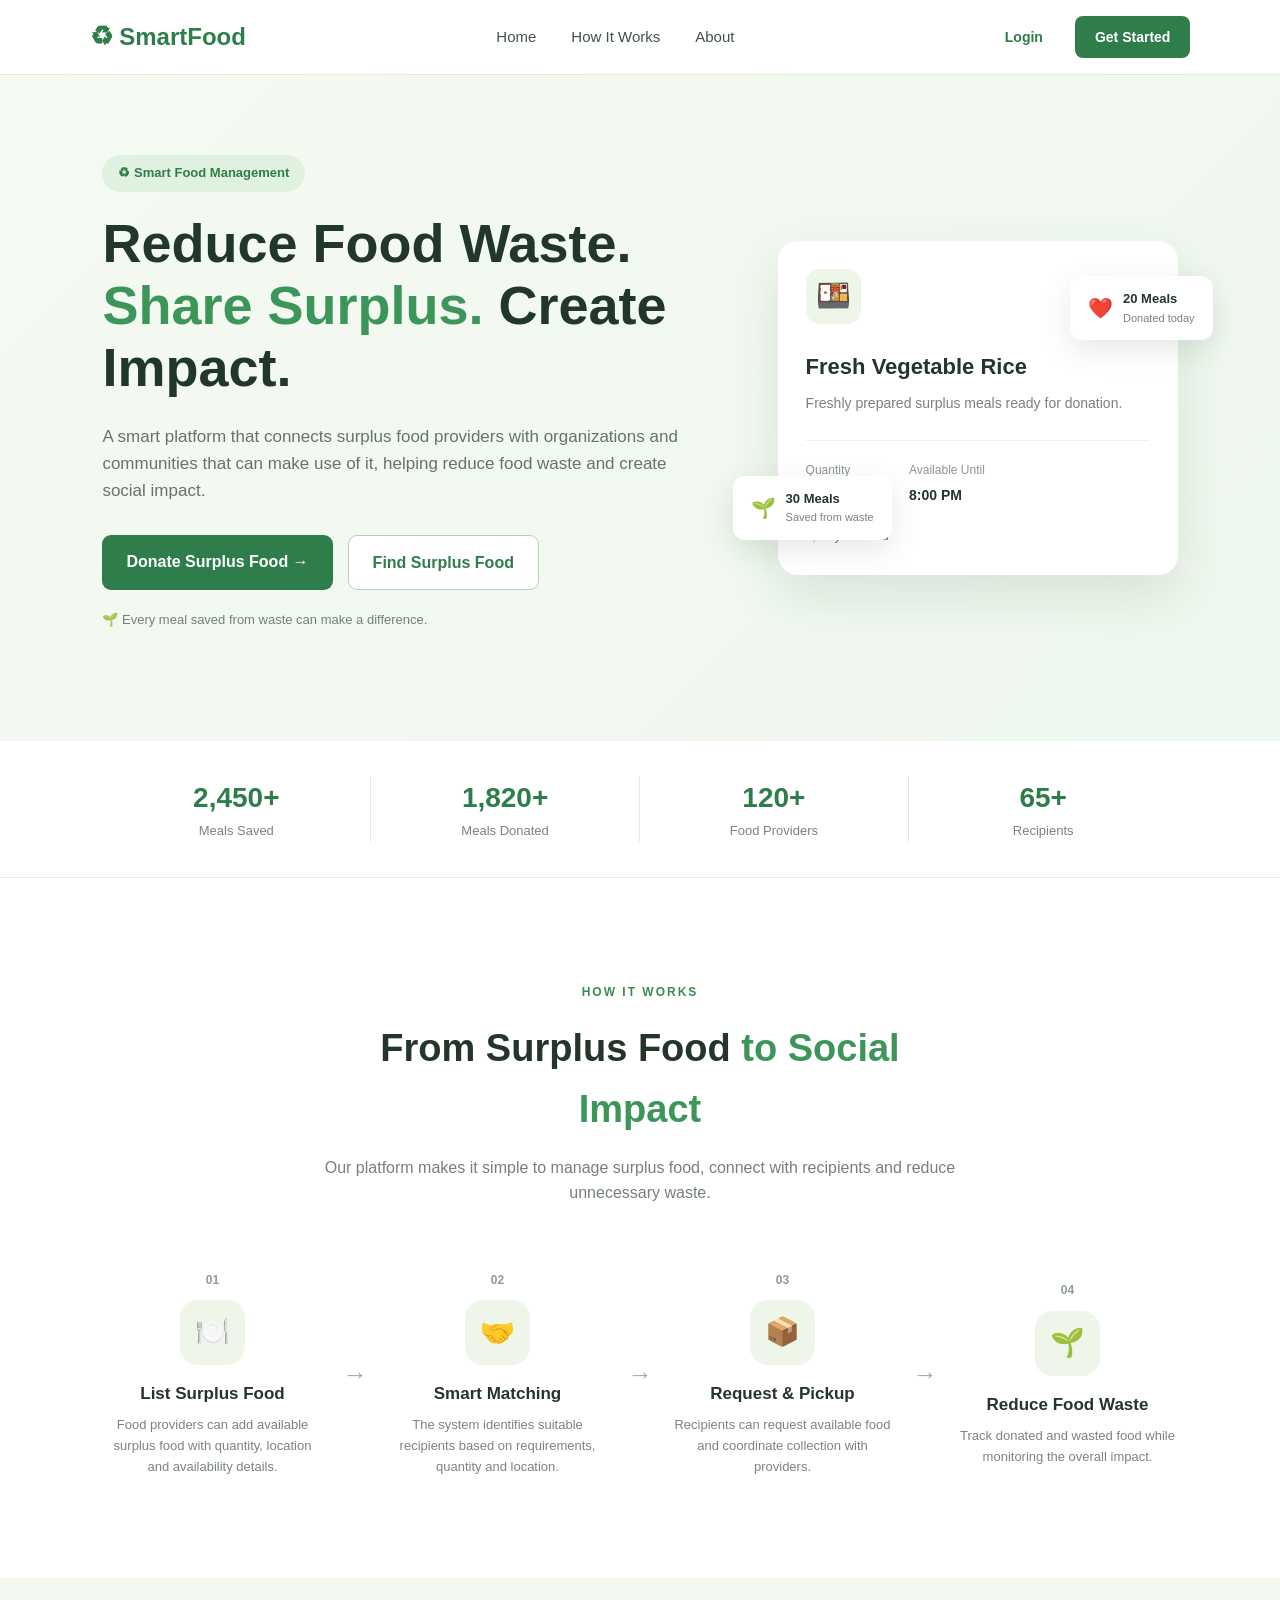
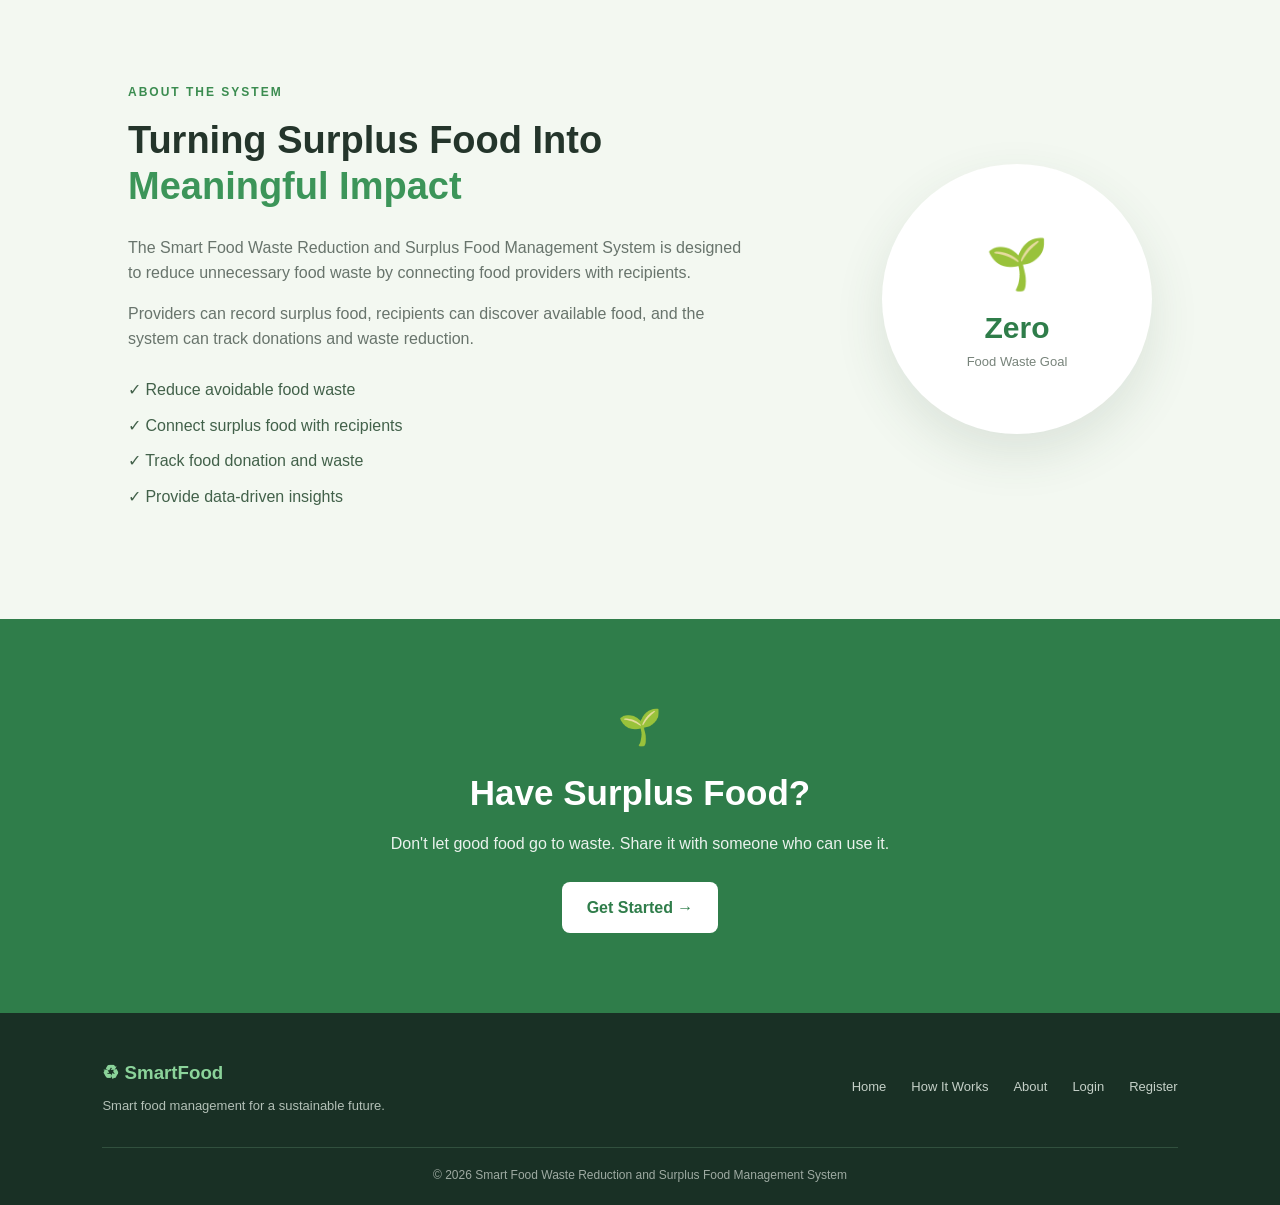
<file: index.html>
<!DOCTYPE html>
<html lang="en">
<head>
    <meta charset="UTF-8">
    <meta name="viewport" content="width=device-width, initial-scale=1.0">

    <title>SmartFood | Food Waste Reduction</title>

    <link rel="stylesheet" href="css/style.css">
</head>

<body>

    <!-- Navigation Bar -->
    <header class="navbar">

        <div class="logo">
            <span>♻</span>
            SmartFood
        </div>

        <nav>
            <a href="index.html">Home</a>
            <a href="#how-it-works">How It Works</a>
            <a href="#about">About</a>
        </nav>

        <div class="nav-buttons">
            <a href="login.html" class="login-btn">Login</a>
            <a href="register.html" class="register-btn">Get Started</a>
        </div>

    </header>


    <!-- Hero Section -->
    <section class="hero">

        <div class="hero-content">

            <div class="badge">
                ♻ Smart Food Management
            </div>

            <h1>
                Reduce Food Waste.
                <span>Share Surplus.</span>
                Create Impact.
            </h1>

            <p>
                A smart platform that connects surplus food providers
                with organizations and communities that can make use
                of it, helping reduce food waste and create social impact.
            </p>

            <div class="hero-buttons">

                <a href="register.html" class="primary-btn">
                    Donate Surplus Food →
                </a>

                <a href="available-food.html" class="secondary-btn">
                    Find Surplus Food
                </a>

            </div>

            <p class="hero-note">
                🌱 Every meal saved from waste can make a difference.
            </p>

        </div>


        <!-- Food Card -->
        <div class="hero-card">

            <div class="food-card">

                <div class="food-top">

                    <div class="food-icon">
                        🍱
                    </div>

                    <span class="available">
                        ● Available
                    </span>

                </div>

                <h3>Fresh Vegetable Rice</h3>

                <p>
                    Freshly prepared surplus meals ready for donation.
                </p>

                <div class="food-details">

                    <div>
                        <small>Quantity</small>
                        <strong>30 Meals</strong>
                    </div>

                    <div>
                        <small>Available Until</small>
                        <strong>8:00 PM</strong>
                    </div>

                </div>

                <div class="location">
                    📍 Hyderabad
                </div>

            </div>

            <div class="floating-card card-one">
                🌱
                <div>
                    <strong>30 Meals</strong>
                    <small>Saved from waste</small>
                </div>
            </div>

            <div class="floating-card card-two">
                ❤️
                <div>
                    <strong>20 Meals</strong>
                    <small>Donated today</small>
                </div>
            </div>

        </div>

    </section>


    <!-- Statistics -->
    <section class="stats">

        <div>
            <h2>2,450+</h2>
            <p>Meals Saved</p>
        </div>

        <div>
            <h2>1,820+</h2>
            <p>Meals Donated</p>
        </div>

        <div>
            <h2>120+</h2>
            <p>Food Providers</p>
        </div>

        <div>
            <h2>65+</h2>
            <p>Recipients</p>
        </div>

    </section>


    <!-- How It Works -->
    <section class="how-it-works" id="how-it-works">

        <div class="section-title">

            <span>HOW IT WORKS</span>

            <h2>
                From Surplus Food
                <strong>to Social Impact</strong>
            </h2>

            <p>
                Our platform makes it simple to manage surplus food,
                connect with recipients and reduce unnecessary waste.
            </p>

        </div>


        <div class="steps">

            <div class="step">

                <div class="number">01</div>

                <div class="step-icon">🍽️</div>

                <h3>List Surplus Food</h3>

                <p>
                    Food providers can add available surplus food
                    with quantity, location and availability details.
                </p>

            </div>


            <div class="arrow">→</div>


            <div class="step">

                <div class="number">02</div>

                <div class="step-icon">🤝</div>

                <h3>Smart Matching</h3>

                <p>
                    The system identifies suitable recipients based
                    on requirements, quantity and location.
                </p>

            </div>


            <div class="arrow">→</div>


            <div class="step">

                <div class="number">03</div>

                <div class="step-icon">📦</div>

                <h3>Request & Pickup</h3>

                <p>
                    Recipients can request available food and
                    coordinate collection with providers.
                </p>

            </div>


            <div class="arrow">→</div>


            <div class="step">

                <div class="number">04</div>

                <div class="step-icon">🌱</div>

                <h3>Reduce Food Waste</h3>

                <p>
                    Track donated and wasted food while monitoring
                    the overall impact.
                </p>

            </div>

        </div>

    </section>


    <!-- About -->
    <section class="about" id="about">

        <div class="about-text">

            <span>ABOUT THE SYSTEM</span>

            <h2>
                Turning Surplus Food Into
                <strong>Meaningful Impact</strong>
            </h2>

            <p>
                The Smart Food Waste Reduction and Surplus Food
                Management System is designed to reduce unnecessary
                food waste by connecting food providers with recipients.
            </p>

            <p>
                Providers can record surplus food, recipients can
                discover available food, and the system can track
                donations and waste reduction.
            </p>

            <ul>
                <li>✓ Reduce avoidable food waste</li>
                <li>✓ Connect surplus food with recipients</li>
                <li>✓ Track food donation and waste</li>
                <li>✓ Provide data-driven insights</li>
            </ul>

        </div>


        <div class="about-visual">

            <div class="circle">
                🌱
                <strong>Zero</strong>
                <small>Food Waste Goal</small>
            </div>

        </div>

    </section>


    <!-- Call To Action -->
    <section class="cta">

        <div>
            <div class="cta-icon">🌱</div>

            <h2>Have Surplus Food?</h2>

            <p>
                Don't let good food go to waste.
                Share it with someone who can use it.
            </p>

            <a href="register.html">
                Get Started →
            </a>
        </div>

    </section>


    <!-- Footer -->
    <footer>

        <div class="footer-content">

            <div>
                <h3>♻ SmartFood</h3>

                <p>
                    Smart food management for a sustainable future.
                </p>
            </div>

            <div class="footer-links">

                <a href="index.html">Home</a>
                <a href="#how-it-works">How It Works</a>
                <a href="#about">About</a>
                <a href="login.html">Login</a>
                <a href="register.html">Register</a>

            </div>

        </div>

        <div class="copyright">
            © 2026 Smart Food Waste Reduction and Surplus Food Management System
        </div>

    </footer>

</body>
</html>
</file>
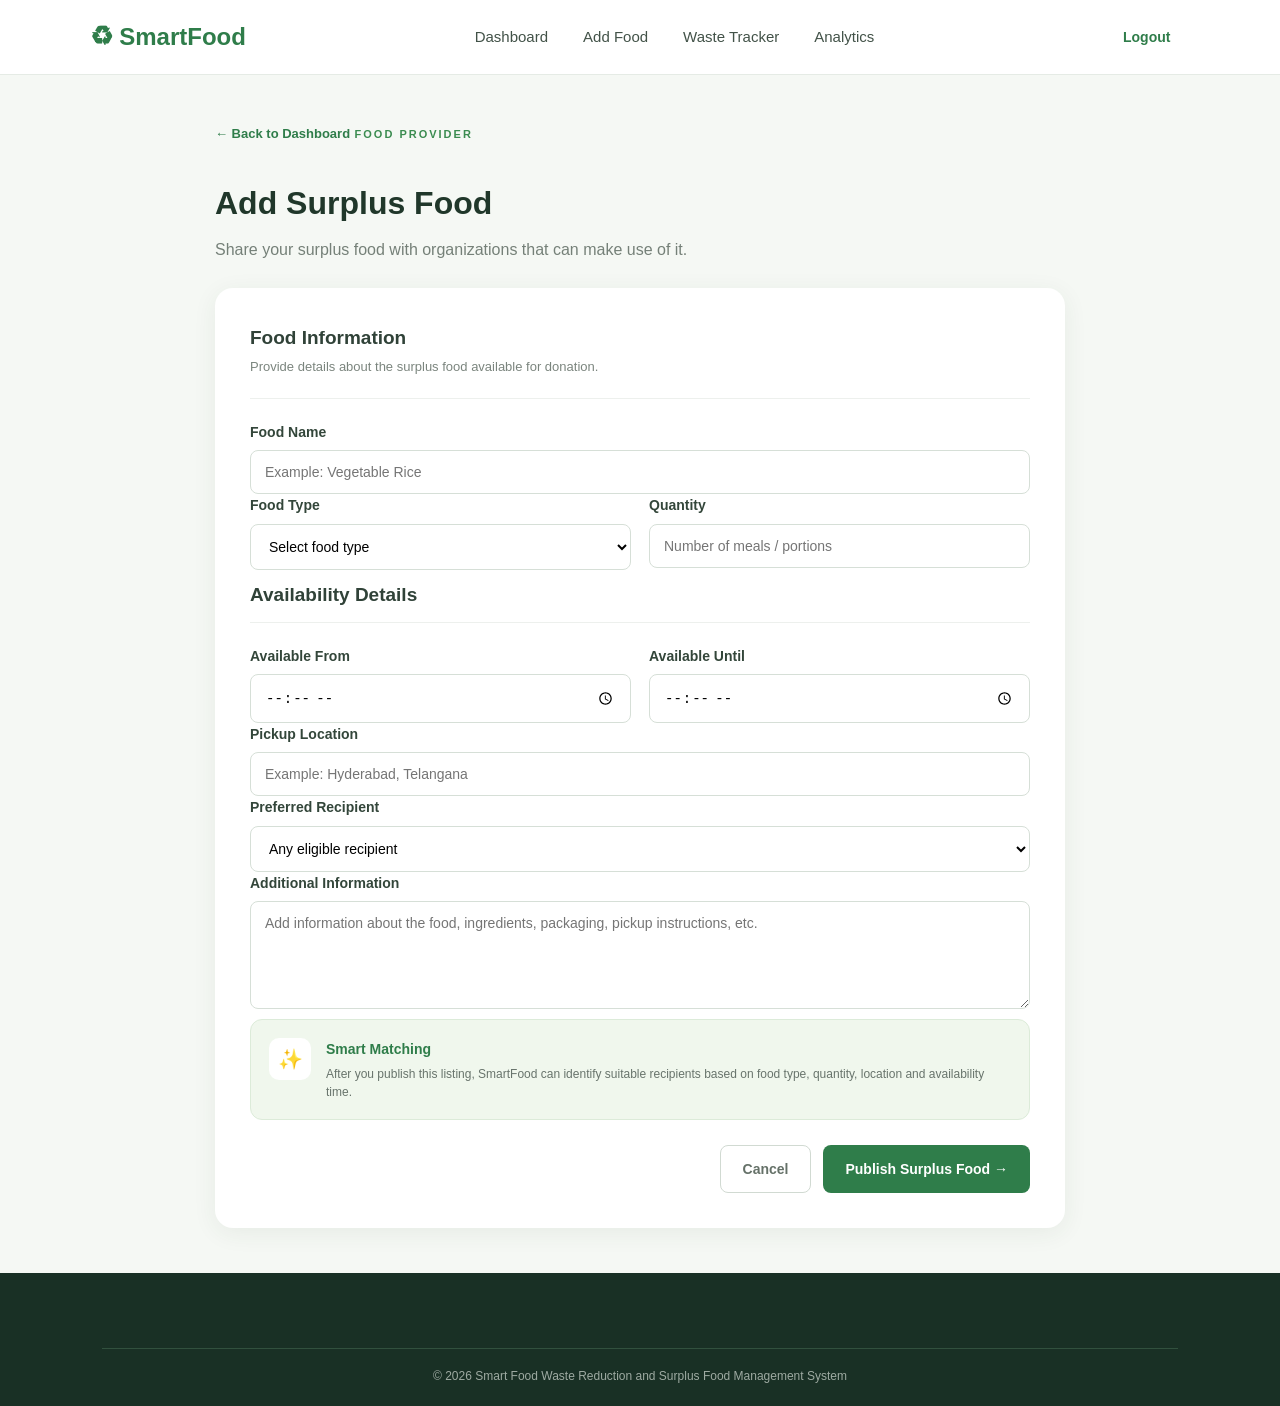
<file: add-food.html>
<!DOCTYPE html>
<html lang="en">

<head>
    <meta charset="UTF-8">
    <meta name="viewport" content="width=device-width, initial-scale=1.0">

    <title>Add Surplus Food | SmartFood</title>

    <link rel="stylesheet" href="css/style.css">
</head>

<body>

    <!-- Navigation -->
    <header class="navbar">

        <div class="logo">
            <span>♻</span>
            SmartFood
        </div>

        <nav>
            <a href="provider-dashboard.html">Dashboard</a>
            <a href="add-food.html">Add Food</a>
            <a href="waste-tracker.html">Waste Tracker</a>
            <a href="analytics.html">Analytics</a>
        </nav>

        <div class="nav-buttons">
            <a href="index.html" class="login-btn">Logout</a>
        </div>

    </header>


    <!-- Add Food Section -->
    <main class="add-food-page">

        <div class="add-food-container">

            <!-- Page Header -->
            <div class="add-food-header">

                <a href="provider-dashboard.html" class="back-link">
                    ← Back to Dashboard
                </a>

                <span class="dashboard-label">
                    FOOD PROVIDER
                </span>

                <h1>Add Surplus Food</h1>

                <p>
                    Share your surplus food with organizations that can make use of it.
                </p>

            </div>


            <!-- Food Form -->
            <form class="food-form" onsubmit="addFood(); return false;">

                <div class="form-section">

                    <h2>Food Information</h2>

                    <p>
                        Provide details about the surplus food available for donation.
                    </p>

                </div>


                <!-- Food Name -->
                <div class="form-group">

                    <label for="food-name">
                        Food Name
                    </label>

                    <input
                        type="text"
                        id="food-name"
                        placeholder="Example: Vegetable Rice"
                        required
                    >

                </div>


                <!-- Food Type -->
                <div class="form-row">

                    <div class="form-group">

                        <label for="food-type">
                            Food Type
                        </label>

                        <select id="food-type" required>

                            <option value="">
                                Select food type
                            </option>

                            <option value="rice">
                                Rice / Meals
                            </option>

                            <option value="curry">
                                Curry / Vegetables
                            </option>

                            <option value="bread">
                                Bread / Bakery
                            </option>

                            <option value="fruits">
                                Fruits
                            </option>

                            <option value="snacks">
                                Snacks
                            </option>

                            <option value="other">
                                Other
                            </option>

                        </select>

                    </div>


                    <div class="form-group">

                        <label for="quantity">
                            Quantity
                        </label>

                        <input
                            type="number"
                            id="quantity"
                            min="1"
                            placeholder="Number of meals / portions"
                            required
                        >

                    </div>

                </div>


                <!-- Availability -->
                <div class="form-section small-section">

                    <h2>Availability Details</h2>

                </div>


                <div class="form-row">

                    <div class="form-group">

                        <label for="available-from">
                            Available From
                        </label>

                        <input
                            type="time"
                            id="available-from"
                            required
                        >

                    </div>


                    <div class="form-group">

                        <label for="available-until">
                            Available Until
                        </label>

                        <input
                            type="time"
                            id="available-until"
                            required
                        >

                    </div>

                </div>


                <!-- Location -->
                <div class="form-group">

                    <label for="food-location">
                        Pickup Location
                    </label>

                    <input
                        type="text"
                        id="food-location"
                        placeholder="Example: Hyderabad, Telangana"
                        required
                    >

                </div>


                <!-- Recipient Requirement -->
                <div class="form-group">

                    <label for="recipient-type">
                        Preferred Recipient
                    </label>

                    <select id="recipient-type">

                        <option value="any">
                            Any eligible recipient
                        </option>

                        <option value="ngo">
                            NGO / Charity
                        </option>

                        <option value="community">
                            Community Organization
                        </option>

                        <option value="shelter">
                            Shelter / Support Center
                        </option>

                    </select>

                </div>


                <!-- Description -->
                <div class="form-group">

                    <label for="description">
                        Additional Information
                    </label>

                    <textarea
                        id="description"
                        rows="5"
                        placeholder="Add information about the food, ingredients, packaging, pickup instructions, etc."
                    ></textarea>

                </div>


                <!-- Smart Matching -->
                <div class="smart-info">

                    <div class="smart-info-icon">
                        ✨
                    </div>

                    <div>

                        <h3>Smart Matching</h3>

                        <p>
                            After you publish this listing, SmartFood can identify
                            suitable recipients based on food type, quantity,
                            location and availability time.
                        </p>

                    </div>

                </div>


                <!-- Buttons -->
                <div class="form-actions">

                    <a
                        href="provider-dashboard.html"
                        class="cancel-btn"
                    >
                        Cancel
                    </a>

                    <button
                        type="submit"
                        class="publish-btn"
                    >
                        Publish Surplus Food →
                    </button>

                </div>

            </form>

        </div>

    </main>


    <!-- Footer -->
    <footer>

        <div class="copyright">
            © 2026 Smart Food Waste Reduction and Surplus Food Management System
        </div>

        </footer>

    <script src="js/script.js"></script>

</body>

</html>
</file>
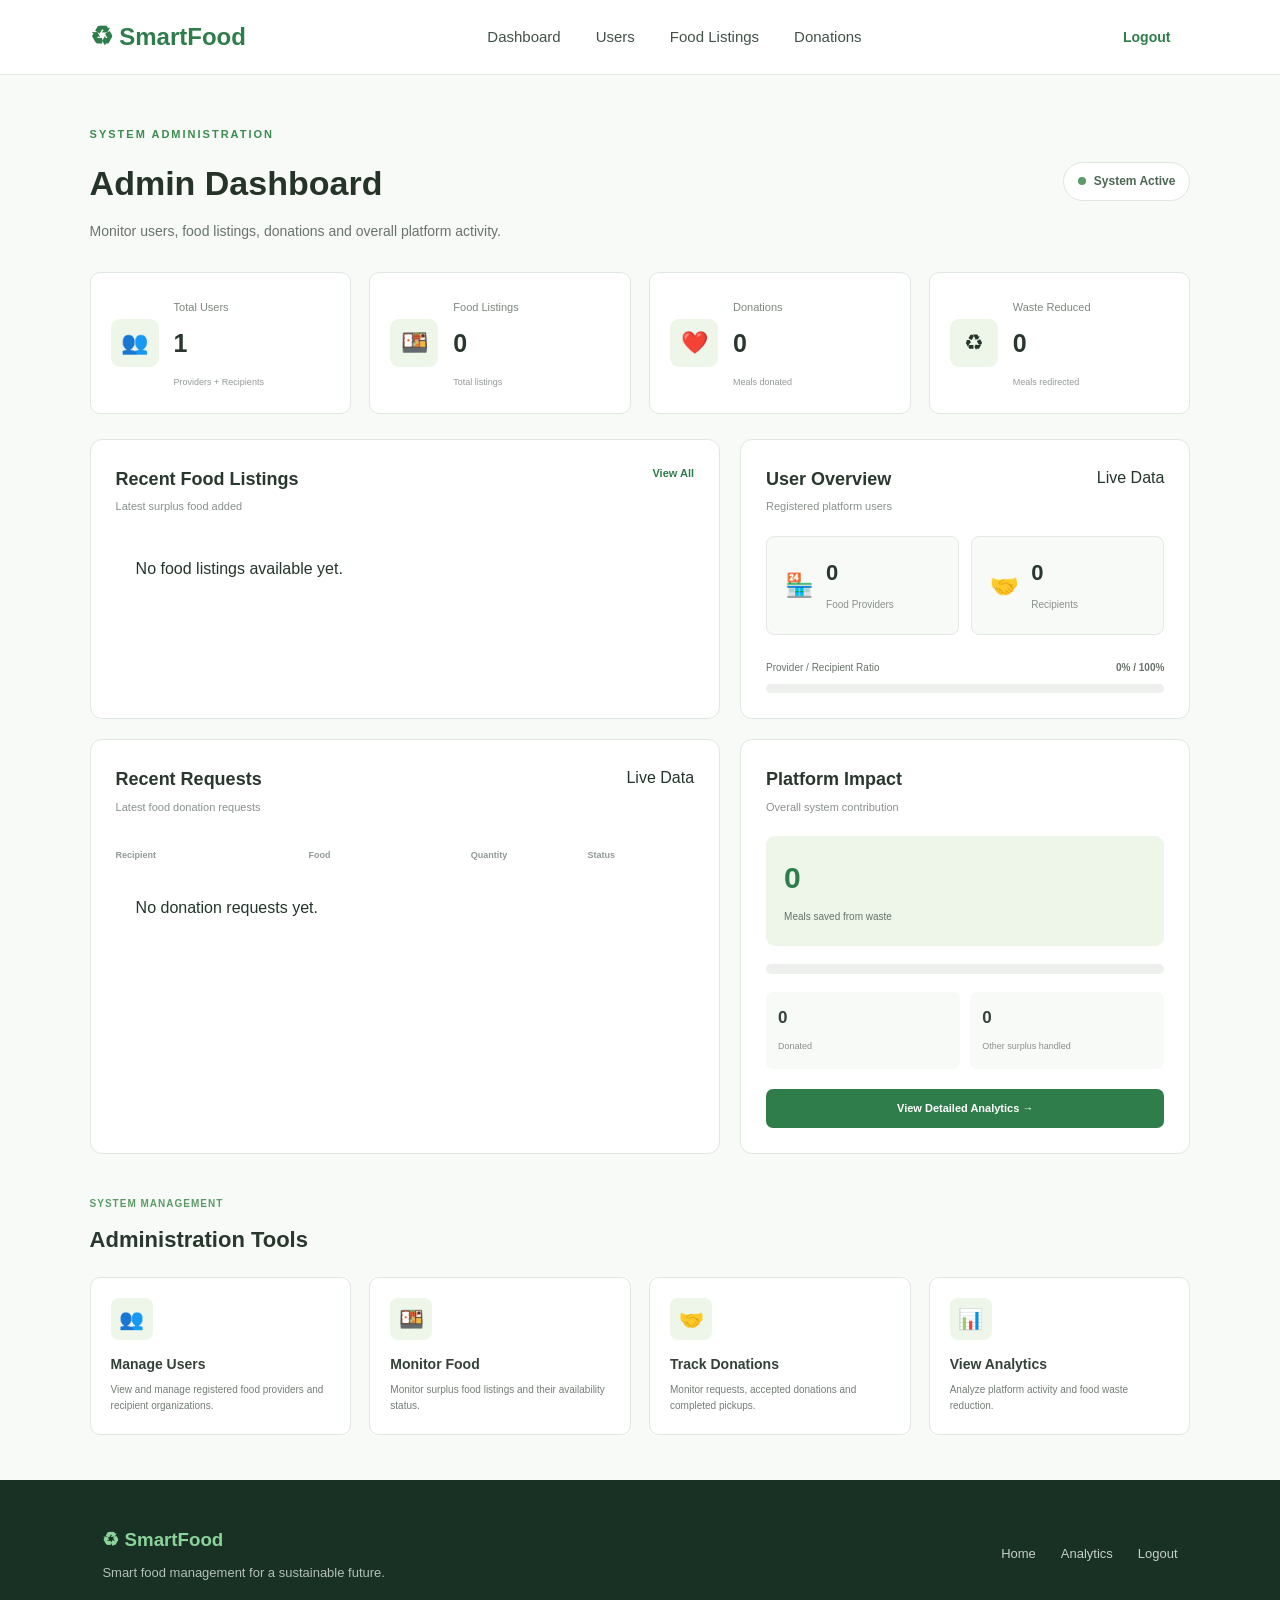
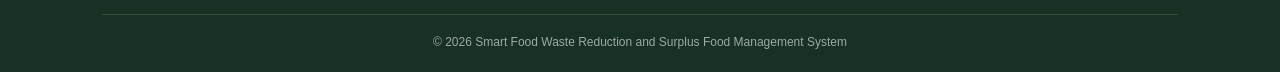
<file: admin-dashboard.html>
<!DOCTYPE html>
<html lang="en">

<head>

    <meta charset="UTF-8">
    <meta name="viewport" content="width=device-width, initial-scale=1.0">

    <title>Admin Dashboard | SmartFood</title>

    <link rel="stylesheet" href="css/style.css">

</head>


<body>

    <!-- Navigation Bar -->

    <header class="navbar">

        <div class="logo">
            <span>♻</span>
            SmartFood
        </div>

        <nav>

            <a href="admin-dashboard.html">
                Dashboard
            </a>

            <a href="#users">
                Users
            </a>

            <a href="#foodListings">
                Food Listings
            </a>

            <a href="#donations">
                Donations
            </a>

        </nav>

        <div class="nav-buttons">

            <a href="index.html" class="login-btn">
                Logout
            </a>

        </div>

    </header>


    <!-- Admin Dashboard -->

    <main class="admin-page">


        <!-- Header -->

        <section class="admin-header">

            <div>

                <span class="dashboard-label">
                    SYSTEM ADMINISTRATION
                </span>

                <h1>
                    Admin Dashboard
                </h1>

                <p>
                    Monitor users, food listings, donations
                    and overall platform activity.
                </p>

            </div>


            <div class="admin-status">

                <span class="status-dot"></span>

                System Active

            </div>

        </section>


        <!-- Statistics -->

        <section class="admin-stats">


            <!-- Total Users -->

            <div class="admin-stat-card">

                <div class="admin-stat-icon">
                    👥
                </div>

                <div>

                    <span>
                        Total Users
                    </span>

                    <h2 id="adminTotalUsers">
                        0
                    </h2>

                    <small>
                        Providers + Recipients
                    </small>

                </div>

            </div>


            <!-- Food Listings -->

            <div class="admin-stat-card">

                <div class="admin-stat-icon">
                    🍱
                </div>

                <div>

                    <span>
                        Food Listings
                    </span>

                    <h2 id="adminFoodListings">
                        0
                    </h2>

                    <small>
                        Total listings
                    </small>

                </div>

            </div>


            <!-- Donations -->

            <div class="admin-stat-card">

                <div class="admin-stat-icon">
                    ❤️
                </div>

                <div>

                    <span>
                        Donations
                    </span>

                    <h2 id="adminDonations">
                        0
                    </h2>

                    <small>
                        Meals donated
                    </small>

                </div>

            </div>


            <!-- Waste Reduced -->

            <div class="admin-stat-card">

                <div class="admin-stat-icon">
                    ♻
                </div>

                <div>

                    <span>
                        Waste Reduced
                    </span>

                    <h2 id="adminWasteReduced">
                        0
                    </h2>

                    <small>
                        Meals redirected
                    </small>

                </div>

            </div>

        </section>


        <!-- Main Dashboard Grid -->

        <section class="admin-grid">


            <!-- Recent Food Listings -->

            <div class="admin-panel" id="foodListings">

                <div class="admin-panel-header">

                    <div>

                        <h2>
                            Recent Food Listings
                        </h2>

                        <p>
                            Latest surplus food added
                        </p>

                    </div>

                    <a href="available-food.html">
                        View All
                    </a>

                </div>


                <div id="adminFoodList">

                    <p style="padding: 20px;">
                        Loading food listings...
                    </p>

                </div>

            </div>


            <!-- User Overview -->

            <div class="admin-panel" id="users">

                <div class="admin-panel-header">

                    <div>

                        <h2>
                            User Overview
                        </h2>

                        <p>
                            Registered platform users
                        </p>

                    </div>

                    <span>
                        Live Data
                    </span>

                </div>


                <div class="user-overview">


                    <!-- Providers -->

                    <div class="user-type-card">

                        <div class="user-type-icon">
                            🏪
                        </div>

                        <div>

                            <strong id="adminProviders">
                                0
                            </strong>

                            <span>
                                Food Providers
                            </span>

                        </div>

                    </div>


                    <!-- Recipients -->

                    <div class="user-type-card">

                        <div class="user-type-icon">
                            🤝
                        </div>

                        <div>

                            <strong id="adminRecipients">
                                0
                            </strong>

                            <span>
                                Recipients
                            </span>

                        </div>

                    </div>

                </div>


                <div class="admin-progress">

                    <div class="progress-header">

                        <span>
                            Provider / Recipient Ratio
                        </span>

                        <strong id="adminRatio">
                            0% / 0%
                        </strong>

                    </div>

                    <div class="progress-track">

                        <div
                            class="progress-fill"
                            id="adminProgressFill"
                            style="width: 0%;">
                        </div>

                    </div>

                </div>

            </div>


        </section>


        <!-- Requests and Impact -->

        <section class="admin-bottom-grid">


            <!-- Recent Requests -->

            <div class="admin-panel" id="donations">

                <div class="admin-panel-header">

                    <div>

                        <h2>
                            Recent Requests
                        </h2>

                        <p>
                            Latest food donation requests
                        </p>

                    </div>

                    <span>
                        Live Data
                    </span>

                </div>


                <div
                    class="request-table"
                    id="adminRequestTable">

                    <div class="request-row request-heading">

                        <span>
                            Recipient
                        </span>

                        <span>
                            Food
                        </span>

                        <span>
                            Quantity
                        </span>

                        <span>
                            Status
                        </span>

                    </div>


                    <div style="padding: 20px;">

                        Loading requests...

                    </div>

                </div>

            </div>


            <!-- Platform Impact -->

            <div class="admin-panel admin-impact-panel">

                <div class="admin-panel-header">

                    <div>

                        <h2>
                            Platform Impact
                        </h2>

                        <p>
                            Overall system contribution
                        </p>

                    </div>

                </div>


                <div class="admin-impact-number">

                    <strong id="adminImpactMeals">
                        0
                    </strong>

                    <span>
                        Meals saved from waste
                    </span>

                </div>


                <div class="admin-impact-bar">

                    <div
                        class="impact-bar-fill"
                        id="adminImpactBar"
                        style="width: 0%;">
                    </div>

                </div>


                <div class="admin-impact-details">

                    <div>

                        <strong id="adminImpactDonated">
                            0
                        </strong>

                        <span>
                            Donated
                        </span>

                    </div>


                    <div>

                        <strong id="adminImpactRemaining">
                            0
                        </strong>

                        <span>
                            Other surplus handled
                        </span>

                    </div>

                </div>


                <a
                    href="analytics.html"
                    class="admin-analytics-btn">

                    View Detailed Analytics →

                </a>

            </div>

        </section>


        <!-- System Features -->

        <section class="admin-features">

            <div class="section-title-left">

                <span>
                    SYSTEM MANAGEMENT
                </span>

                <h2>
                    Administration Tools
                </h2>

            </div>


            <div class="admin-feature-grid">


                <div class="admin-feature-card">

                    <div>
                        👥
                    </div>

                    <h3>
                        Manage Users
                    </h3>

                    <p>
                        View and manage registered food
                        providers and recipient organizations.
                    </p>

                </div>


                <div class="admin-feature-card">

                    <div>
                        🍱
                    </div>

                    <h3>
                        Monitor Food
                    </h3>

                    <p>
                        Monitor surplus food listings and
                        their availability status.
                    </p>

                </div>


                <div class="admin-feature-card">

                    <div>
                        🤝
                    </div>

                    <h3>
                        Track Donations
                    </h3>

                    <p>
                        Monitor requests, accepted donations
                        and completed pickups.
                    </p>

                </div>


                <div class="admin-feature-card">

                    <div>
                        📊
                    </div>

                    <h3>
                        View Analytics
                    </h3>

                    <p>
                        Analyze platform activity and
                        food waste reduction.
                    </p>

                </div>

            </div>

        </section>


    </main>


    <!-- Footer -->

    <footer>

        <div class="footer-content">

            <div>

                <h3>
                    ♻ SmartFood
                </h3>

                <p>
                    Smart food management for a sustainable future.
                </p>

            </div>

            <div class="footer-links">

                <a href="index.html">
                    Home
                </a>

                <a href="analytics.html">
                    Analytics
                </a>

                <a href="index.html">
                    Logout
                </a>

            </div>

        </div>

        <div class="copyright">

            © 2026 Smart Food Waste Reduction and
            Surplus Food Management System

        </div>

    </footer>


    <!-- Admin Dashboard JavaScript -->

    <script>

        function loadAdminDashboard() {

            /* Get stored data */

            const users =
                JSON.parse(
                    localStorage.getItem("smartfood_users")
                ) || [];


            const foods =
                JSON.parse(
                    localStorage.getItem("smartfood_foods")
                ) || [];


            const requests =
                JSON.parse(
                    localStorage.getItem("smartfood_requests")
                ) || [];


            /* ================================
               USER STATISTICS
            ================================= */

            const providers =
                users.filter(function(user) {

                    return user.role === "provider";

                });


            const recipients =
                users.filter(function(user) {

                    return user.role === "recipient";

                });


            document.getElementById(
                "adminTotalUsers"
            ).textContent =
                users.length;


            document.getElementById(
                "adminProviders"
            ).textContent =
                providers.length;


            document.getElementById(
                "adminRecipients"
            ).textContent =
                recipients.length;


            /* Provider / Recipient Ratio */

            const totalUsers =
                users.length;


            let providerPercentage = 0;
            let recipientPercentage = 0;


            if (totalUsers > 0) {

                providerPercentage =
                    Math.round(
                        (providers.length / totalUsers) * 100
                    );


                recipientPercentage =
                    100 - providerPercentage;

            }


            document.getElementById(
                "adminRatio"
            ).textContent =
                providerPercentage +
                "% / " +
                recipientPercentage +
                "%";


            document.getElementById(
                "adminProgressFill"
            ).style.width =
                providerPercentage + "%";


            /* ================================
               FOOD STATISTICS
            ================================= */

            document.getElementById(
                "adminFoodListings"
            ).textContent =
                foods.length;


            /* ================================
               DONATION STATISTICS
            ================================= */

            let totalDonated = 0;


            requests.forEach(function(request) {

                const status =
                    String(
                        request.status || ""
                    ).toLowerCase();


                const donatedQuantity =
                    Number(
                        request.donatedQuantity || 0
                    );


                /*
                 * Count a donation when the request
                 * has been completed/received OR
                 * when a donated quantity is recorded.
                 */

                if (
                    status === "completed" ||
                    status === "received" ||
                    donatedQuantity > 0
                ) {

                    if (donatedQuantity > 0) {

                        totalDonated +=
                            donatedQuantity;

                    }

                    else {

                        totalDonated +=
                            Number(
                                request.quantity || 0
                            );

                    }

                }

            });


            /* Update donation statistics */

            document.getElementById(
                "adminDonations"
            ).textContent =
                totalDonated;


            document.getElementById(
                "adminWasteReduced"
            ).textContent =
                totalDonated;


            document.getElementById(
                "adminImpactMeals"
            ).textContent =
                totalDonated;


            document.getElementById(
                "adminImpactDonated"
            ).textContent =
                totalDonated;


            /* ================================
               REMAINING SURPLUS
            ================================= */

            let totalRemaining = 0;


            foods.forEach(function(food) {

                totalRemaining +=
                    Number(food.quantity) || 0;

            });


            document.getElementById(
                "adminImpactRemaining"
            ).textContent =
                totalRemaining;


            /* ================================
               IMPACT BAR
            ================================= */

            const totalHandled =
                totalDonated +
                totalRemaining;


            let impactPercentage = 0;


            if (totalHandled > 0) {

                impactPercentage =
                    Math.round(
                        (
                            totalDonated /
                            totalHandled
                        ) * 100
                    );

            }


            document.getElementById(
                "adminImpactBar"
            ).style.width =
                impactPercentage + "%";


            /* ================================
               RECENT FOOD LISTINGS
            ================================= */

            const foodList =
                document.getElementById(
                    "adminFoodList"
                );


            if (foods.length === 0) {

                foodList.innerHTML = `

                    <p style="padding: 20px;">
                        No food listings available yet.
                    </p>

                `;

            }

            else {

                const recentFoods =
                    [...foods]
                    .reverse()
                    .slice(0, 5);


                foodList.innerHTML =
                    recentFoods.map(function(food) {

                        let icon = "🍱";


                        if (
                            food.foodType === "Bakery"
                        ) {

                            icon = "🍞";

                        }

                        else if (
                            food.foodType === "Fruits"
                        ) {

                            icon = "🍎";

                        }

                        else if (
                            food.foodType === "Cooked Meals"
                        ) {

                            icon = "🥘";

                        }

                        else if (
                            food.foodType === "Vegetables"
                        ) {

                            icon = "🥦";

                        }


                        let statusClass =
                            "admin-active";


                        let statusText =
                            "Available";


                        if (
                            food.status === "completed"
                        ) {

                            statusClass =
                                "admin-pending";


                            statusText =
                                "Completed";

                        }


                        return `

                            <div class="admin-list-item">

                                <div class="admin-list-icon">
                                    ${icon}
                                </div>

                                <div class="admin-list-info">

                                    <strong>
                                        ${food.foodName}
                                    </strong>

                                    <span>
                                        ${
                                            food.providerName ||
                                            "Provider"
                                        }
                                        ·
                                        ${
                                            food.quantity || 0
                                        }
                                        Meals
                                    </span>

                                </div>

                                <span
                                    class="${statusClass}">

                                    ${statusText}

                                </span>

                            </div>

                        `;

                    }).join("");

            }


            /* ================================
               RECENT REQUESTS
            ================================= */

            const requestTable =
                document.getElementById(
                    "adminRequestTable"
                );


            if (requests.length === 0) {

                requestTable.innerHTML = `

                    <div class="request-row request-heading">

                        <span>
                            Recipient
                        </span>

                        <span>
                            Food
                        </span>

                        <span>
                            Quantity
                        </span>

                        <span>
                            Status
                        </span>

                    </div>

                    <div style="padding: 20px;">

                        No donation requests yet.

                    </div>

                `;

            }

            else {

                const recentRequests =
                    [...requests]
                    .reverse()
                    .slice(0, 5);


                requestTable.innerHTML = `

                    <div class="request-row request-heading">

                        <span>
                            Recipient
                        </span>

                        <span>
                            Food
                        </span>

                        <span>
                            Quantity
                        </span>

                        <span>
                            Status
                        </span>

                    </div>


                    ${
                        recentRequests
                        .map(function(request) {

                            const status =
                                String(
                                    request.status ||
                                    "pending"
                                ).toLowerCase();


                            let statusClass =
                                "admin-requested";


                            let statusText =
                                "Pending";


                            if (
                                status === "accepted"
                            ) {

                                statusClass =
                                    "admin-approved";

                                statusText =
                                    "Accepted";

                            }


                            else if (
                                status === "completed" ||
                                status === "received"
                            ) {

                                statusClass =
                                    "admin-approved";

                                statusText =
                                    "Completed";

                            }


                            else if (
                                status === "rejected"
                            ) {

                                statusClass =
                                    "admin-pending";

                                statusText =
                                    "Rejected";

                            }


                            return `

                                <div class="request-row">

                                    <span>
                                        ${
                                            request.recipientName ||
                                            "Recipient"
                                        }
                                    </span>

                                    <span>
                                        ${
                                            request.foodName ||
                                            "Food"
                                        }
                                    </span>

                                    <span>
                                        ${
                                            request.quantity || 0
                                        }
                                        Meals
                                    </span>

                                    <span
                                        class="${statusClass}">

                                        ${statusText}

                                    </span>

                                </div>

                            `;

                        })
                        .join("")
                    }

                `;

            }

        }


        /* ================================
           LOAD ADMIN DASHBOARD
        ================================= */

        document.addEventListener(
            "DOMContentLoaded",
            function() {

                loadAdminDashboard();

            }
        );

    </script>


</body>

</html>
</file>
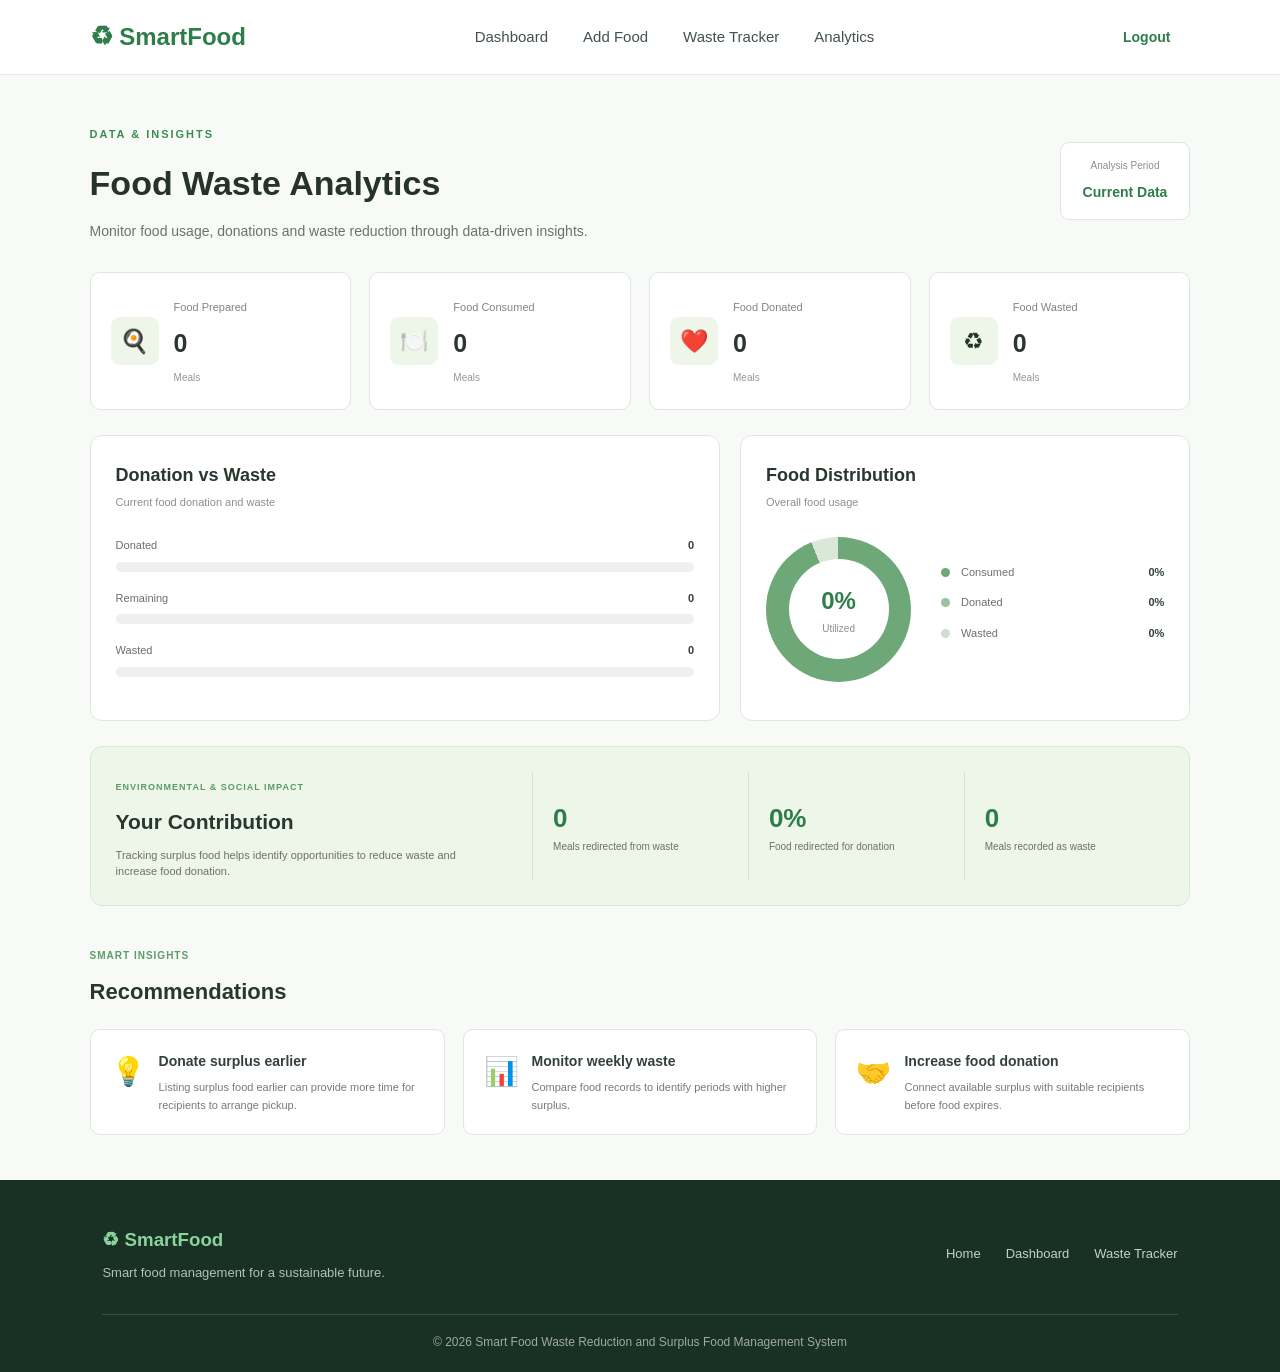
<file: analytics.html>
<!DOCTYPE html>
<html lang="en">

<head>

    <meta charset="UTF-8">
    <meta name="viewport" content="width=device-width, initial-scale=1.0">

    <title>Analytics | SmartFood</title>

    <link rel="stylesheet" href="css/style.css">

</head>


<body>

    <!-- Navigation Bar -->

    <header class="navbar">

        <div class="logo">
            <span>♻</span>
            SmartFood
        </div>

        <nav>

            <a href="provider-dashboard.html">
                Dashboard
            </a>

            <a href="add-food.html">
                Add Food
            </a>

            <a href="waste-tracker.html">
                Waste Tracker
            </a>

            <a href="analytics.html">
                Analytics
            </a>

        </nav>

        <div class="nav-buttons">

            <a href="index.html" class="login-btn">
                Logout
            </a>

        </div>

    </header>


    <!-- Analytics Page -->

    <main class="analytics-page">


        <!-- Header -->

        <section class="analytics-header">

            <div>

                <span class="dashboard-label">
                    DATA & INSIGHTS
                </span>

                <h1>
                    Food Waste Analytics
                </h1>

                <p>
                    Monitor food usage, donations and waste
                    reduction through data-driven insights.
                </p>

            </div>


            <div class="analytics-period">

                <span>
                    Analysis Period
                </span>

                <strong>
                    Current Data
                </strong>

            </div>

        </section>


        <!-- Summary Cards -->

        <section class="analytics-summary">


            <!-- Food Prepared -->

            <div class="analytics-card">

                <div class="analytics-card-icon">
                    🍳
                </div>

                <div>

                    <span>
                        Food Prepared
                    </span>

                    <h2 id="analyticsPrepared">
                        0
                    </h2>

                    <small>
                        Meals
                    </small>

                </div>

            </div>


            <!-- Food Consumed -->

            <div class="analytics-card">

                <div class="analytics-card-icon">
                    🍽️
                </div>

                <div>

                    <span>
                        Food Consumed
                    </span>

                    <h2 id="analyticsConsumed">
                        0
                    </h2>

                    <small>
                        Meals
                    </small>

                </div>

            </div>


            <!-- Food Donated -->

            <div class="analytics-card">

                <div class="analytics-card-icon">
                    ❤️
                </div>

                <div>

                    <span>
                        Food Donated
                    </span>

                    <h2 id="analyticsDonated">
                        0
                    </h2>

                    <small>
                        Meals
                    </small>

                </div>

            </div>


            <!-- Food Wasted -->

            <div class="analytics-card">

                <div class="analytics-card-icon">
                    ♻
                </div>

                <div>

                    <span>
                        Food Wasted
                    </span>

                    <h2 id="analyticsWasted">
                        0
                    </h2>

                    <small>
                        Meals
                    </small>

                </div>

            </div>

        </section>


        <!-- Main Analytics Grid -->

        <section class="analytics-grid">


            <!-- Donation vs Waste -->

            <div class="analytics-panel">

                <div class="analytics-panel-header">

                    <div>

                        <h2>
                            Donation vs Waste
                        </h2>

                        <p>
                            Current food donation and waste
                        </p>

                    </div>

                </div>


                <div class="bar-chart">


                    <!-- Donated -->

                    <div class="chart-item">

                        <div class="chart-label">

                            <span>
                                Donated
                            </span>

                            <strong id="chartDonated">
                                0
                            </strong>

                        </div>

                        <div class="chart-track">

                            <div
                                class="chart-bar donation-bar"
                                id="donationBar"
                                style="width: 0%;">

                            </div>

                        </div>

                    </div>


                    <!-- Remaining -->

                    <div class="chart-item">

                        <div class="chart-label">

                            <span>
                                Remaining
                            </span>

                            <strong id="chartRemaining">
                                0
                            </strong>

                        </div>

                        <div class="chart-track">

                            <div
                                class="chart-bar donation-bar"
                                id="remainingBar"
                                style="width: 0%;">

                            </div>

                        </div>

                    </div>


                    <!-- Wasted -->

                    <div class="chart-item">

                        <div class="chart-label">

                            <span>
                                Wasted
                            </span>

                            <strong id="chartWasted">
                                0
                            </strong>

                        </div>

                        <div class="chart-track">

                            <div
                                class="chart-bar donation-bar"
                                id="wastedBar"
                                style="width: 0%;">

                            </div>

                        </div>

                    </div>


                </div>

            </div>


            <!-- Food Distribution -->

            <div class="analytics-panel">

                <div class="analytics-panel-header">

                    <div>

                        <h2>
                            Food Distribution
                        </h2>

                        <p>
                            Overall food usage
                        </p>

                    </div>

                </div>


                <div class="distribution">

                    <div class="distribution-circle">

                        <div>

                            <strong id="utilizedPercentage">
                                0%
                            </strong>

                            <span>
                                Utilized
                            </span>

                        </div>

                    </div>


                    <div class="distribution-legend">


                        <!-- Consumed -->

                        <div>

                            <span
                                class="legend-dot consumed-dot">
                            </span>

                            <p>
                                Consumed
                            </p>

                            <strong id="consumedPercentage">
                                0%
                            </strong>

                        </div>


                        <!-- Donated -->

                        <div>

                            <span
                                class="legend-dot donated-dot">
                            </span>

                            <p>
                                Donated
                            </p>

                            <strong id="donatedPercentage">
                                0%
                            </strong>

                        </div>


                        <!-- Wasted -->

                        <div>

                            <span
                                class="legend-dot wasted-dot">
                            </span>

                            <p>
                                Wasted
                            </p>

                            <strong id="wastedPercentage">
                                0%
                            </strong>

                        </div>

                    </div>

                </div>

            </div>


        </section>


        <!-- Impact Section -->

        <section class="analytics-impact">

            <div>

                <span>
                    ENVIRONMENTAL & SOCIAL IMPACT
                </span>

                <h2>
                    Your Contribution
                </h2>

                <p>
                    Tracking surplus food helps identify
                    opportunities to reduce waste and increase
                    food donation.
                </p>

            </div>


            <!-- Meals Redirected -->

            <div class="impact-stat">

                <strong id="impactDonatedMeals">
                    0
                </strong>

                <span>
                    Meals redirected
                    from waste
                </span>

            </div>


            <!-- Donation Percentage -->

            <div class="impact-stat">

                <strong id="impactDonationPercentage">
                    0%
                </strong>

                <span>
                    Food redirected
                    for donation
                </span>

            </div>


            <!-- Waste -->

            <div class="impact-stat">

                <strong id="impactWastedMeals">
                    0
                </strong>

                <span>
                    Meals recorded
                    as waste
                </span>

            </div>

        </section>


        <!-- Smart Recommendations -->

        <section class="analytics-recommendations">

            <div class="section-title-left">

                <span>
                    SMART INSIGHTS
                </span>

                <h2>
                    Recommendations
                </h2>

            </div>


            <div class="recommendation-grid">


                <div class="analytics-recommendation">

                    <div class="recommendation-icon">
                        💡
                    </div>

                    <div>

                        <h3>
                            Donate surplus earlier
                        </h3>

                        <p>
                            Listing surplus food earlier can
                            provide more time for recipients to
                            arrange pickup.
                        </p>

                    </div>

                </div>


                <div class="analytics-recommendation">

                    <div class="recommendation-icon">
                        📊
                    </div>

                    <div>

                        <h3>
                            Monitor weekly waste
                        </h3>

                        <p>
                            Compare food records to identify
                            periods with higher surplus.
                        </p>

                    </div>

                </div>


                <div class="analytics-recommendation">

                    <div class="recommendation-icon">
                        🤝
                    </div>

                    <div>

                        <h3>
                            Increase food donation
                        </h3>

                        <p>
                            Connect available surplus with
                            suitable recipients before food expires.
                        </p>

                    </div>

                </div>

            </div>

        </section>


    </main>


    <!-- Footer -->

    <footer>

        <div class="footer-content">

            <div>

                <h3>
                    ♻ SmartFood
                </h3>

                <p>
                    Smart food management for a sustainable future.
                </p>

            </div>

            <div class="footer-links">

                <a href="index.html">
                    Home
                </a>

                <a href="provider-dashboard.html">
                    Dashboard
                </a>

                <a href="waste-tracker.html">
                    Waste Tracker
                </a>

            </div>

        </div>

        <div class="copyright">

            © 2026 Smart Food Waste Reduction and
            Surplus Food Management System

        </div>

    </footer>


    <!-- Dynamic Analytics JavaScript -->

    <script>

        function loadAnalytics() {

            /* =========================================
               GET WASTE TRACKER DATA
            ========================================= */

            const savedWasteData =
                localStorage.getItem("smartfood_wasteData");


            let wasteData = null;


            if (savedWasteData) {

                try {

                    wasteData =
                        JSON.parse(savedWasteData);

                }

                catch (error) {

                    wasteData = null;

                }

            }


            /* =========================================
               GET FOOD AND REQUEST DATA
            ========================================= */

            const foods =
                JSON.parse(
                    localStorage.getItem("smartfood_foods")
                ) || [];


            const requests =
                JSON.parse(
                    localStorage.getItem("smartfood_requests")
                ) || [];


            /* =========================================
               DONATED MEALS FROM REQUESTS
            ========================================= */

            let requestDonatedMeals = 0;


            requests.forEach(function(request) {

                const status =
                    String(
                        request.status || ""
                    ).toLowerCase();


                const donatedQuantity =
                    Number(
                        request.donatedQuantity || 0
                    );


                if (
                    status === "completed" ||
                    status === "received" ||
                    donatedQuantity > 0
                ) {

                    if (donatedQuantity > 0) {

                        requestDonatedMeals +=
                            donatedQuantity;

                    }

                    else {

                        requestDonatedMeals +=
                            Number(
                                request.quantity || 0
                            );

                    }

                }

            });


            /* =========================================
               FINAL ANALYTICS VALUES
            ========================================= */

            let preparedMeals = 0;
            let consumedMeals = 0;
            let donatedMeals = 0;
            let wastedMeals = 0;


            /*
             * If Waste Tracker data exists,
             * use the actual values entered there.
             */

            if (wasteData) {

                preparedMeals =
                    Number(
                        wasteData.prepared || 0
                    );


                consumedMeals =
                    Number(
                        wasteData.consumed || 0
                    );


                donatedMeals =
                    Number(
                        wasteData.donated || 0
                    );


                wastedMeals =
                    Number(
                        wasteData.wasted || 0
                    );

            }

            else {

                /*
                 * Fallback when Waste Tracker has
                 * not been used yet.
                 */

                let remainingMeals = 0;


                foods.forEach(function(food) {

                    remainingMeals +=
                        Number(food.quantity) || 0;

                });


                donatedMeals =
                    requestDonatedMeals;


                preparedMeals =
                    donatedMeals +
                    remainingMeals;


                consumedMeals = 0;


                wastedMeals =
                    preparedMeals -
                    consumedMeals -
                    donatedMeals;


                if (wastedMeals < 0) {

                    wastedMeals = 0;

                }

            }


            /* =========================================
               REMAINING FOOD
            ========================================= */

            /*
             * Remaining means food that is currently
             * still available in the food listings.
             */

            let remainingMeals = 0;


            foods.forEach(function(food) {

                remainingMeals +=
                    Number(food.quantity) || 0;

            });


            /*
             * Prevent negative remaining values.
             */

            if (remainingMeals < 0) {

                remainingMeals = 0;

            }


            /* =========================================
               UPDATE SUMMARY CARDS
            ========================================= */

            document.getElementById(
                "analyticsPrepared"
            ).textContent =
                preparedMeals;


            document.getElementById(
                "analyticsConsumed"
            ).textContent =
                consumedMeals;


            document.getElementById(
                "analyticsDonated"
            ).textContent =
                donatedMeals;


            document.getElementById(
                "analyticsWasted"
            ).textContent =
                wastedMeals;


            /* =========================================
               DONATION VS WASTE CHART
            ========================================= */

            document.getElementById(
                "chartDonated"
            ).textContent =
                donatedMeals;


            document.getElementById(
                "chartRemaining"
            ).textContent =
                remainingMeals;


            document.getElementById(
                "chartWasted"
            ).textContent =
                wastedMeals;


            /*
             * Chart total uses the three displayed
             * categories.
             */

            const chartTotal =
                donatedMeals +
                remainingMeals +
                wastedMeals;


            let donatedWidth = 0;
            let remainingWidth = 0;
            let wastedWidth = 0;


            if (chartTotal > 0) {

                donatedWidth =
                    (donatedMeals /
                        chartTotal) * 100;


                remainingWidth =
                    (remainingMeals /
                        chartTotal) * 100;


                wastedWidth =
                    (wastedMeals /
                        chartTotal) * 100;

            }


            document.getElementById(
                "donationBar"
            ).style.width =
                donatedWidth + "%";


            document.getElementById(
                "remainingBar"
            ).style.width =
                remainingWidth + "%";


            document.getElementById(
                "wastedBar"
            ).style.width =
                wastedWidth + "%";


            /* =========================================
               FOOD DISTRIBUTION
            ========================================= */

            /*
             * Distribution is based on the actual
             * prepared-food record.
             */

            const distributionTotal =
                preparedMeals;


            let consumedPercentage = 0;
            let donatedPercentage = 0;
            let wastedPercentage = 0;
            let utilizedPercentage = 0;


            if (distributionTotal > 0) {

                consumedPercentage =
                    Math.round(
                        (consumedMeals /
                            distributionTotal) * 100
                    );


                donatedPercentage =
                    Math.round(
                        (donatedMeals /
                            distributionTotal) * 100
                    );


                wastedPercentage =
                    Math.round(
                        (wastedMeals /
                            distributionTotal) * 100
                    );


                /*
                 * Utilized means food that was
                 * consumed or donated.
                 */

                utilizedPercentage =
                    consumedPercentage +
                    donatedPercentage;

            }


            /* =========================================
               UPDATE DISTRIBUTION
            ========================================= */

            document.getElementById(
                "consumedPercentage"
            ).textContent =
                consumedPercentage + "%";


            document.getElementById(
                "donatedPercentage"
            ).textContent =
                donatedPercentage + "%";


            document.getElementById(
                "wastedPercentage"
            ).textContent =
                wastedPercentage + "%";


            document.getElementById(
                "utilizedPercentage"
            ).textContent =
                utilizedPercentage + "%";


            /* =========================================
               IMPACT SECTION
            ========================================= */

            document.getElementById(
                "impactDonatedMeals"
            ).textContent =
                donatedMeals;


            document.getElementById(
                "impactDonationPercentage"
            ).textContent =
                donatedPercentage + "%";


            document.getElementById(
                "impactWastedMeals"
            ).textContent =
                wastedMeals;

        }


        /* =========================================
           LOAD ANALYTICS WHEN PAGE OPENS
        ========================================= */

        document.addEventListener(
            "DOMContentLoaded",
            function() {

                loadAnalytics();

            }
        );

    </script>


</body>

</html>
</file>
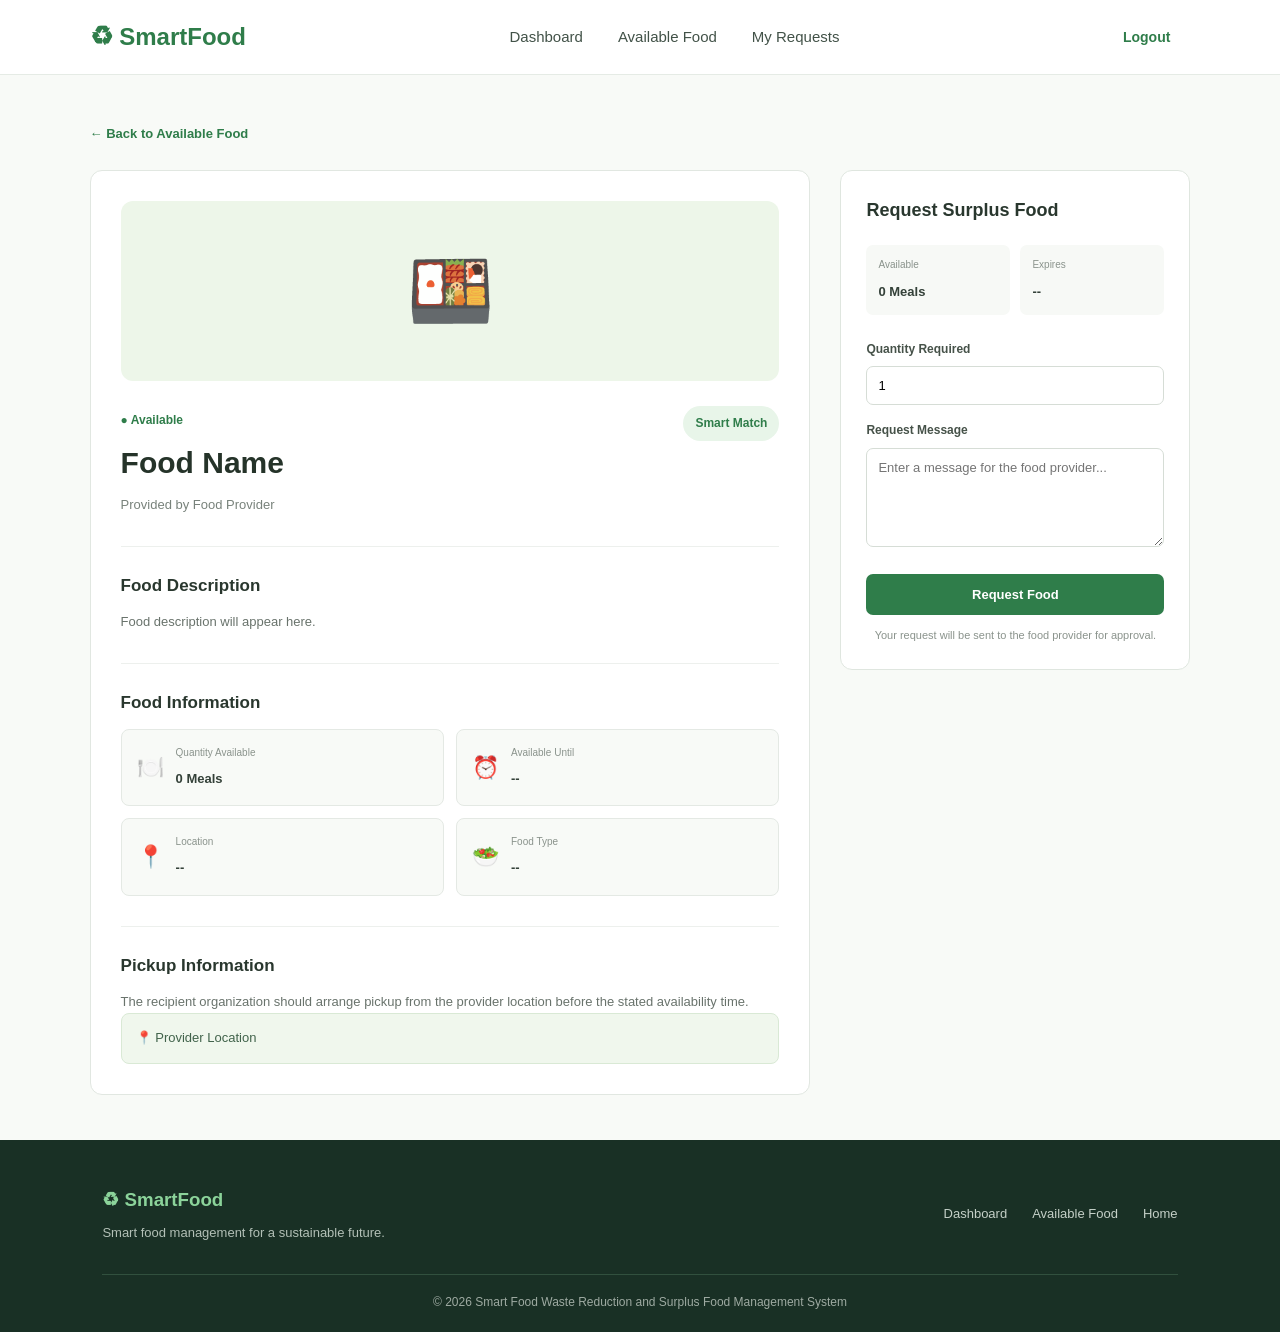
<file: food-details.html>
<!DOCTYPE html>
<html lang="en">

<head>

    <meta charset="UTF-8">
    <meta name="viewport" content="width=device-width, initial-scale=1.0">

    <title>Food Details | SmartFood</title>

    <link rel="stylesheet" href="css/style.css">

</head>


<body>

    <!-- Navigation Bar -->

    <header class="navbar">

        <div class="logo">
            <span>♻</span>
            SmartFood
        </div>

        <nav>

            <a href="recipient-dashboard.html">
                Dashboard
            </a>

            <a href="available-food.html">
                Available Food
            </a>

            <a href="#">
                My Requests
            </a>

        </nav>

        <div class="nav-buttons">

            <a href="index.html" class="login-btn">
                Logout
            </a>

        </div>

    </header>


    <!-- Food Details -->

    <main class="food-details-page">

        <a href="available-food.html" class="back-link">
            ← Back to Available Food
        </a>


        <section class="food-details-container">


            <!-- Left Side -->

            <div class="food-details-main">

                <div class="large-food-icon">
                    🍱
                </div>

                <div class="food-title-row">

                    <div>

                        <span class="available-label">
                            ● Available
                        </span>

                        <h1 id="foodName">
                            Food Name
                        </h1>

                        <p class="details-provider" id="providerName">
                            Provided by Food Provider
                        </p>

                    </div>

                    <span class="large-match-badge">
                        Smart Match
                    </span>

                </div>


                <!-- Description -->

                <div class="details-section">

                    <h2>
                        Food Description
                    </h2>

                    <p id="foodDescription">
                        Food description will appear here.
                    </p>

                </div>


                <!-- Food Information -->

                <div class="details-section">

                    <h2>
                        Food Information
                    </h2>

                    <div class="food-info-grid">

                        <div class="food-info-box">

                            <span>🍽️</span>

                            <div>
                                <small>Quantity Available</small>
                                <strong id="foodQuantity">
                                    0 Meals
                                </strong>
                            </div>

                        </div>


                        <div class="food-info-box">

                            <span>⏰</span>

                            <div>
                                <small>Available Until</small>
                                <strong id="foodAvailableUntil">
                                    --
                                </strong>
                            </div>

                        </div>


                        <div class="food-info-box">

                            <span>📍</span>

                            <div>
                                <small>Location</small>
                                <strong id="foodLocation">
                                    --
                                </strong>
                            </div>

                        </div>


                        <div class="food-info-box">

                            <span>🥗</span>

                            <div>
                                <small>Food Type</small>
                                <strong id="foodType">
                                    --
                                </strong>
                            </div>

                        </div>

                    </div>

                </div>


                <!-- Pickup Information -->

                <div class="details-section">

                    <h2>
                        Pickup Information
                    </h2>

                    <p>
                        The recipient organization should arrange
                        pickup from the provider location before
                        the stated availability time.
                    </p>

                    <div class="pickup-box" id="pickupLocation">

                        📍 Provider Location

                    </div>

                </div>

            </div>


            <!-- Right Side -->

            <aside class="food-request-card">

                <div class="request-card-header">

                    <span>
                        Request Surplus Food
                    </span>

                </div>


                <div class="request-summary">

                    <div>

                        <small>
                            Available
                        </small>

                        <strong id="requestAvailable">
                            0 Meals
                        </strong>

                    </div>

                    <div>

                        <small>
                            Expires
                        </small>

                        <strong id="requestExpires">
                            --
                        </strong>

                    </div>

                </div>


                <label>
                    Quantity Required
                </label>

                <input
                    type="number"
                    id="requestQuantity"
                    value="1"
                    min="1"
                >


                <label>
                    Request Message
                </label>

                <textarea
                    id="requestMessage"
                    rows="5"
                    placeholder="Enter a message for the food provider..."
                ></textarea>


                <button
                    class="request-food-btn"
                    onclick="requestFood()"
                >
                    Request Food
                </button>


                <p class="request-note">
                    Your request will be sent to the food provider
                    for approval.
                </p>

            </aside>


        </section>

    </main>


    <!-- Footer -->

    <footer>

        <div class="footer-content">

            <div>

                <h3>
                    ♻ SmartFood
                </h3>

                <p>
                    Smart food management for a sustainable future.
                </p>

            </div>

            <div class="footer-links">

                <a href="recipient-dashboard.html">
                    Dashboard
                </a>

                <a href="available-food.html">
                    Available Food
                </a>

                <a href="index.html">
                    Home
                </a>

            </div>

        </div>

        <div class="copyright">

            © 2026 Smart Food Waste Reduction and
            Surplus Food Management System

        </div>

    </footer>


    <!-- JavaScript -->

    <script src="js/script.js"></script>

</body>

</html>
</file>
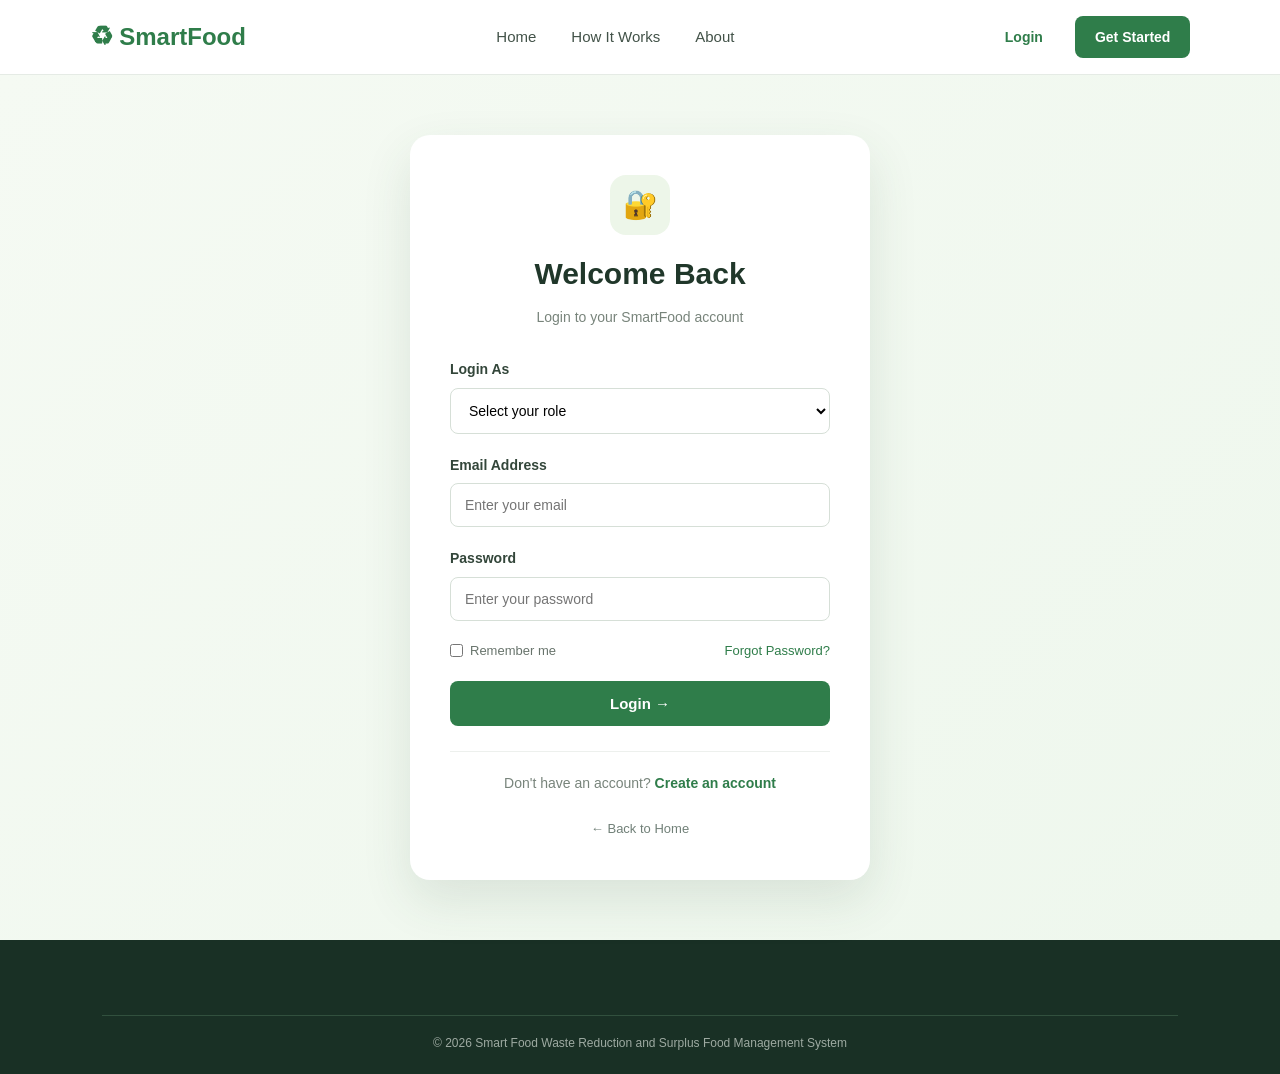
<file: login.html>
<!DOCTYPE html>
<html lang="en">

<head>
    <meta charset="UTF-8">
    <meta name="viewport" content="width=device-width, initial-scale=1.0">

    <title>Login | SmartFood</title>

    <link rel="stylesheet" href="css/style.css">
</head>

<body>

    <!-- Navigation -->
    <header class="navbar">

        <div class="logo">
            <span>♻</span>
            SmartFood
        </div>

        <nav>
            <a href="index.html">Home</a>
            <a href="index.html#how-it-works">How It Works</a>
            <a href="index.html#about">About</a>
        </nav>

        <div class="nav-buttons">
            <a href="login.html" class="login-btn">Login</a>
            <a href="register.html" class="register-btn">Get Started</a>
        </div>

    </header>


    <!-- Login Section -->
    <section class="login-section">

        <div class="login-container">

            <div class="login-header">

                <div class="login-icon">
                    🔐
                </div>

                <h1>Welcome Back</h1>

                <p>
                    Login to your SmartFood account
                </p>

            </div>


            <!-- Login Form -->
            <form class="login-form" onsubmit="loginUser(); return false;">

                <div class="form-group">

                    <label for="role">
                        Login As
                    </label>

                    <select id="role" required>

                        <option value="">
                            Select your role
                        </option>

                        <option value="provider">
                            Food Provider
                        </option>

                        <option value="recipient">
                            Recipient / NGO
                        </option>

                        <option value="admin">
                            Administrator
                        </option>

                    </select>

                </div>


                <div class="form-group">

                    <label for="email">
                        Email Address
                    </label>

                    <input
                        type="email"
                        id="email"
                        placeholder="Enter your email"
                        required
                    >

                </div>


                <div class="form-group">

                    <label for="password">
                        Password
                    </label>

                    <input
                        type="password"
                        id="password"
                        placeholder="Enter your password"
                        required
                    >

                </div>


                <div class="form-options">

                    <label class="remember">

                        <input type="checkbox">

                        Remember me

                    </label>

                    <a href="#">
                        Forgot Password?
                    </a>

                </div>


                <button type="submit" class="login-submit">
                    Login →
                </button>

            </form>


            <div class="register-link">

                <p>
                    Don't have an account?
                    <a href="register.html">
                        Create an account
                    </a>
                </p>

            </div>


            <div class="back-home">

                <a href="index.html">
                    ← Back to Home
                </a>

            </div>

        </div>

    </section>


    <!-- Footer -->
    <footer>

        <div class="copyright">
            © 2026 Smart Food Waste Reduction and Surplus Food Management System
        </div>

    </footer>

    <script src="js/script.js"></script>

</body>

</html>
</file>
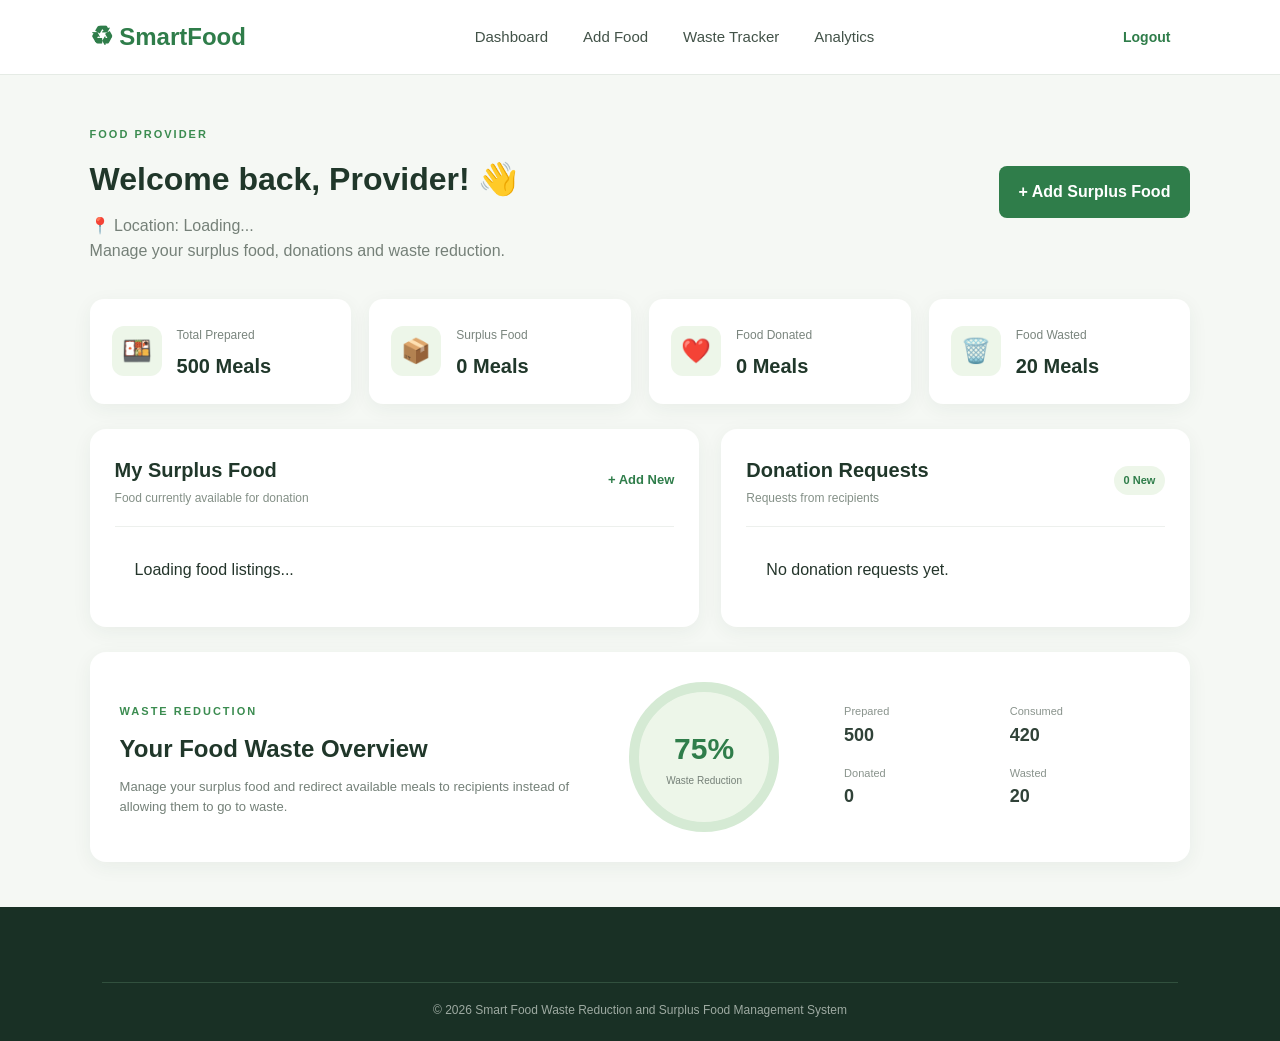
<file: provider-dashboard.html>
<!DOCTYPE html>
<html lang="en">

<head>
    <meta charset="UTF-8">
    <meta name="viewport" content="width=device-width, initial-scale=1.0">

    <title>Provider Dashboard | SmartFood</title>

    <link rel="stylesheet" href="css/style.css">
</head>

<body>

    <!-- Navigation -->
    <header class="navbar">

        <div class="logo">
            <span>♻</span>
            SmartFood
        </div>

        <nav>
            <a href="provider-dashboard.html">Dashboard</a>
            <a href="add-food.html">Add Food</a>
            <a href="waste-tracker.html">Waste Tracker</a>
            <a href="analytics.html">Analytics</a>
        </nav>

        <div class="nav-buttons">
            <a href="index.html" class="login-btn">Logout</a>
        </div>

    </header>


    <!-- Dashboard -->
    <main class="dashboard">

        <!-- Welcome -->
        <section class="dashboard-header">

            <div>

                <span class="dashboard-label">
                    FOOD PROVIDER
                </span>

                <h1 id="providerWelcome">
                    Welcome back, Provider! 👋
                </h1>

                <!-- Provider Location -->
                <p id="providerLocation">
                    📍 Location: Loading...
                </p>

                <p>
                    Manage your surplus food, donations and waste reduction.
                </p>

            </div>

            <a href="add-food.html" class="dashboard-primary-btn">
                + Add Surplus Food
            </a>

        </section>


        <!-- Statistics -->
        <section class="dashboard-stats">

            <div class="dashboard-stat-card">

                <div class="stat-icon">
                    🍱
                </div>

                <div>
                    <span>Total Prepared</span>
                    <h2>500 Meals</h2>
                </div>

            </div>


            <div class="dashboard-stat-card">

                <div class="stat-icon">
                    📦
                </div>

                <div>
                    <span>Surplus Food</span>
                    <h2 id="providerSurplus">0 Meals</h2>
                </div>

            </div>


            <div class="dashboard-stat-card">

                <div class="stat-icon">
                    ❤️
                </div>

                <div>
                    <span>Food Donated</span>
                    <h2 id="providerDonated">0 Meals</h2>
                </div>

            </div>


            <div class="dashboard-stat-card">

                <div class="stat-icon">
                    🗑️
                </div>

                <div>
                    <span>Food Wasted</span>
                    <h2>20 Meals</h2>
                </div>

            </div>

        </section>


        <!-- Main Dashboard Grid -->
        <section class="dashboard-grid">


            <!-- Surplus Food -->
            <div class="dashboard-panel">

                <div class="panel-header">

                    <div>
                        <h2>My Surplus Food</h2>

                        <p>
                            Food currently available for donation
                        </p>
                    </div>

                    <a href="add-food.html">
                        + Add New
                    </a>

                </div>


                <div class="food-list" id="foodList">

                    <p style="padding: 20px;">
                        Loading food listings...
                    </p>

                </div>

            </div>


            <!-- Donation Requests -->
            <div class="dashboard-panel">

                <div class="panel-header">

                    <div>
                        <h2>Donation Requests</h2>

                        <p>
                            Requests from recipients
                        </p>
                    </div>

                    <span class="request-count" id="providerRequestCount">
                        0 New
                    </span>

                </div>


                <div class="request-list" id="providerRequestList">

                    <p style="padding: 20px;">
                        No donation requests yet.
                    </p>

                </div>

            </div>

        </section>


        <!-- Waste Reduction -->
        <section class="impact-panel">

            <div class="impact-content">

                <span class="dashboard-label">
                    WASTE REDUCTION
                </span>

                <h2>
                    Your Food Waste Overview
                </h2>

                <p>
                    Manage your surplus food and redirect available
                    meals to recipients instead of allowing them to go to waste.
                </p>

            </div>


            <div class="impact-circle">

                <strong>
                    75%
                </strong>

                <span>
                    Waste Reduction
                </span>

            </div>


            <div class="impact-details">

                <div>
                    <span>Prepared</span>
                    <strong>500</strong>
                </div>

                <div>
                    <span>Consumed</span>
                    <strong>420</strong>
                </div>

                <div>
                    <span>Donated</span>
                    <strong id="impactDonated">0</strong>
                </div>

                <div>
                    <span>Wasted</span>
                    <strong>20</strong>
                </div>

            </div>

        </section>

    </main>


    <!-- Footer -->
    <footer>

        <div class="copyright">
            © 2026 Smart Food Waste Reduction and Surplus Food Management System
        </div>

    </footer>


    <script src="js/script.js"></script>

</body>

</html>
</file>
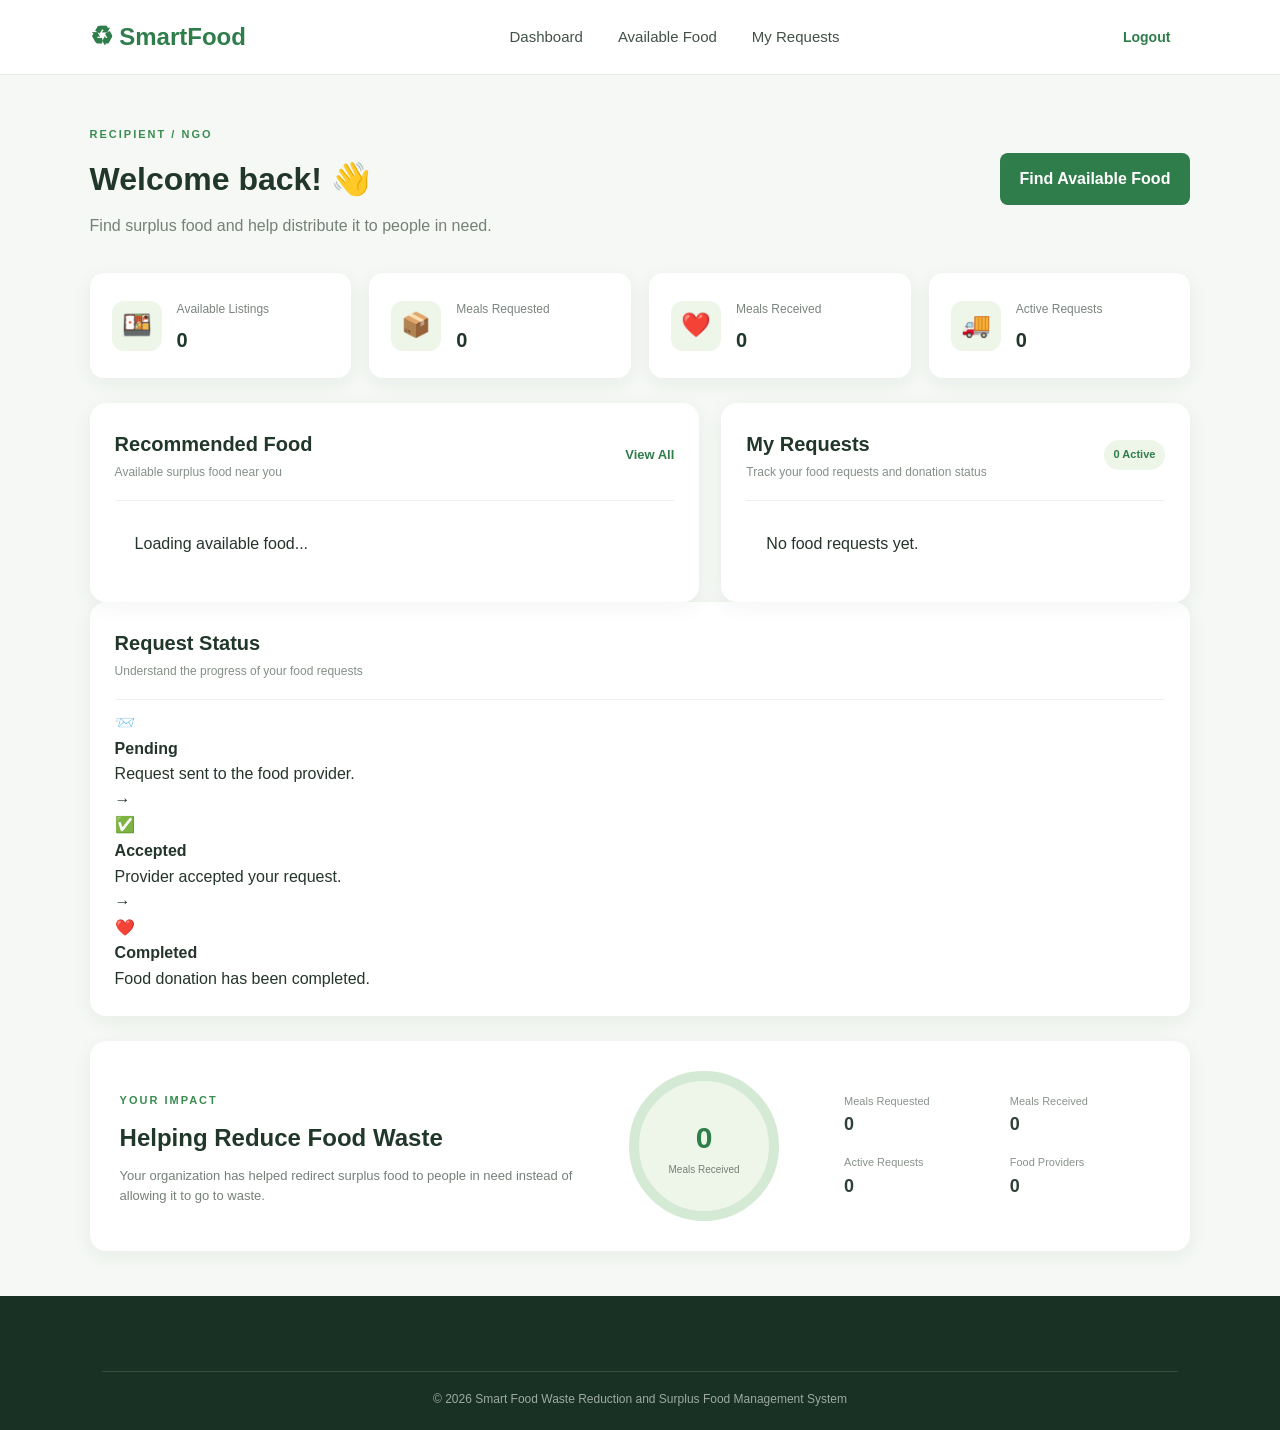
<file: recipient-dashboard.html>
<!DOCTYPE html>
<html lang="en">

<head>
    <meta charset="UTF-8">
    <meta name="viewport" content="width=device-width, initial-scale=1.0">

    <title>Recipient Dashboard | SmartFood</title>

    <link rel="stylesheet" href="css/style.css">

</head>


<body>


    <!-- Navigation -->
    <header class="navbar">

        <div class="logo">
            <span>♻</span>
            SmartFood
        </div>

        <nav>

            <a href="recipient-dashboard.html">
                Dashboard
            </a>

            <a href="available-food.html">
                Available Food
            </a>

            <a href="#myRequests">
                My Requests
            </a>

        </nav>

        <div class="nav-buttons">

            <a href="index.html" class="login-btn">
                Logout
            </a>

        </div>

    </header>



    <!-- Dashboard -->
    <main class="dashboard">


        <!-- Welcome -->
        <section class="dashboard-header">

            <div>

                <span class="dashboard-label">
                    RECIPIENT / NGO
                </span>

                <h1 id="welcomeMessage">
                    Welcome back! 👋
                </h1>

                <p>
                    Find surplus food and help distribute it to people in need.
                </p>

            </div>

            <a href="available-food.html"
               class="dashboard-primary-btn">

                Find Available Food

            </a>

        </section>



        <!-- Statistics -->
        <section class="dashboard-stats">


            <div class="dashboard-stat-card">

                <div class="stat-icon">
                    🍱
                </div>

                <div>

                    <span>
                        Available Listings
                    </span>

                    <h2 id="availableListings">
                        0
                    </h2>

                </div>

            </div>


            <div class="dashboard-stat-card">

                <div class="stat-icon">
                    📦
                </div>

                <div>

                    <span>
                        Meals Requested
                    </span>

                    <h2 id="mealsRequested">
                        0
                    </h2>

                </div>

            </div>


            <div class="dashboard-stat-card">

                <div class="stat-icon">
                    ❤️
                </div>

                <div>

                    <span>
                        Meals Received
                    </span>

                    <h2 id="mealsReceived">
                        0
                    </h2>

                </div>

            </div>


            <div class="dashboard-stat-card">

                <div class="stat-icon">
                    🚚
                </div>

                <div>

                    <span>
                        Active Requests
                    </span>

                    <h2 id="activeRequests">
                        0
                    </h2>

                </div>

            </div>

        </section>



        <!-- Main Grid -->
        <section class="dashboard-grid">


            <!-- Recommended Food -->
            <div class="dashboard-panel">

                <div class="panel-header">

                    <div>

                        <h2>
                            Recommended Food
                        </h2>

                        <p>
                            Available surplus food near you
                        </p>

                    </div>

                    <a href="available-food.html">
                        View All
                    </a>

                </div>


                <div class="food-list"
                     id="recommendedFoodList">

                    <p style="padding:20px;">

                        Loading available food...

                    </p>

                </div>

            </div>



            <!-- My Requests -->
            <div class="dashboard-panel"
                 id="myRequests">

                <div class="panel-header">

                    <div>

                        <h2>
                            My Requests
                        </h2>

                        <p>
                            Track your food requests and donation status
                        </p>

                    </div>

                    <span class="request-count"
                          id="requestCount">

                        0 Active

                    </span>

                </div>


                <div class="request-list"
                     id="requestList">

                    <p style="padding:20px;">

                        No food requests yet.

                    </p>

                </div>

            </div>

        </section>



        <!-- Request Status -->
        <section class="dashboard-panel status-info-panel">

            <div class="panel-header">

                <div>

                    <h2>
                        Request Status
                    </h2>

                    <p>
                        Understand the progress of your food requests
                    </p>

                </div>

            </div>


            <div class="status-flow">


                <div class="status-step">

                    <div class="status-icon">
                        📨
                    </div>

                    <div>

                        <strong>
                            Pending
                        </strong>

                        <p>
                            Request sent to the food provider.
                        </p>

                    </div>

                </div>


                <div class="status-arrow">
                    →
                </div>


                <div class="status-step">

                    <div class="status-icon">
                        ✅
                    </div>

                    <div>

                        <strong>
                            Accepted
                        </strong>

                        <p>
                            Provider accepted your request.
                        </p>

                    </div>

                </div>


                <div class="status-arrow">
                    →
                </div>


                <div class="status-step">

                    <div class="status-icon">
                        ❤️
                    </div>

                    <div>

                        <strong>
                            Completed
                        </strong>

                        <p>
                            Food donation has been completed.
                        </p>

                    </div>

                </div>

            </div>

        </section>



        <!-- Impact -->
        <section class="impact-panel">


            <div class="impact-content">

                <span class="dashboard-label">
                    YOUR IMPACT
                </span>

                <h2>
                    Helping Reduce Food Waste
                </h2>

                <p>
                    Your organization has helped redirect surplus food
                    to people in need instead of allowing it to go to waste.
                </p>

            </div>


            <div class="impact-circle">

                <strong id="impactMeals">
                    0
                </strong>

                <span>
                    Meals Received
                </span>

            </div>


            <div class="impact-details">


                <div>

                    <span>
                        Meals Requested
                    </span>

                    <strong id="impactRequested">
                        0
                    </strong>

                </div>


                <div>

                    <span>
                        Meals Received
                    </span>

                    <strong id="impactReceived">
                        0
                    </strong>

                </div>


                <div>

                    <span>
                        Active Requests
                    </span>

                    <strong id="impactActive">
                        0
                    </strong>

                </div>


                <div>

                    <span>
                        Food Providers
                    </span>

                    <strong id="impactProviders">
                        0
                    </strong>

                </div>

            </div>

        </section>

    </main>



    <!-- Footer -->
    <footer>

        <div class="copyright">

            © 2026 Smart Food Waste Reduction and Surplus Food Management System

        </div>

    </footer>



    <script src="js/script.js"></script>

</body>

</html>
</file>
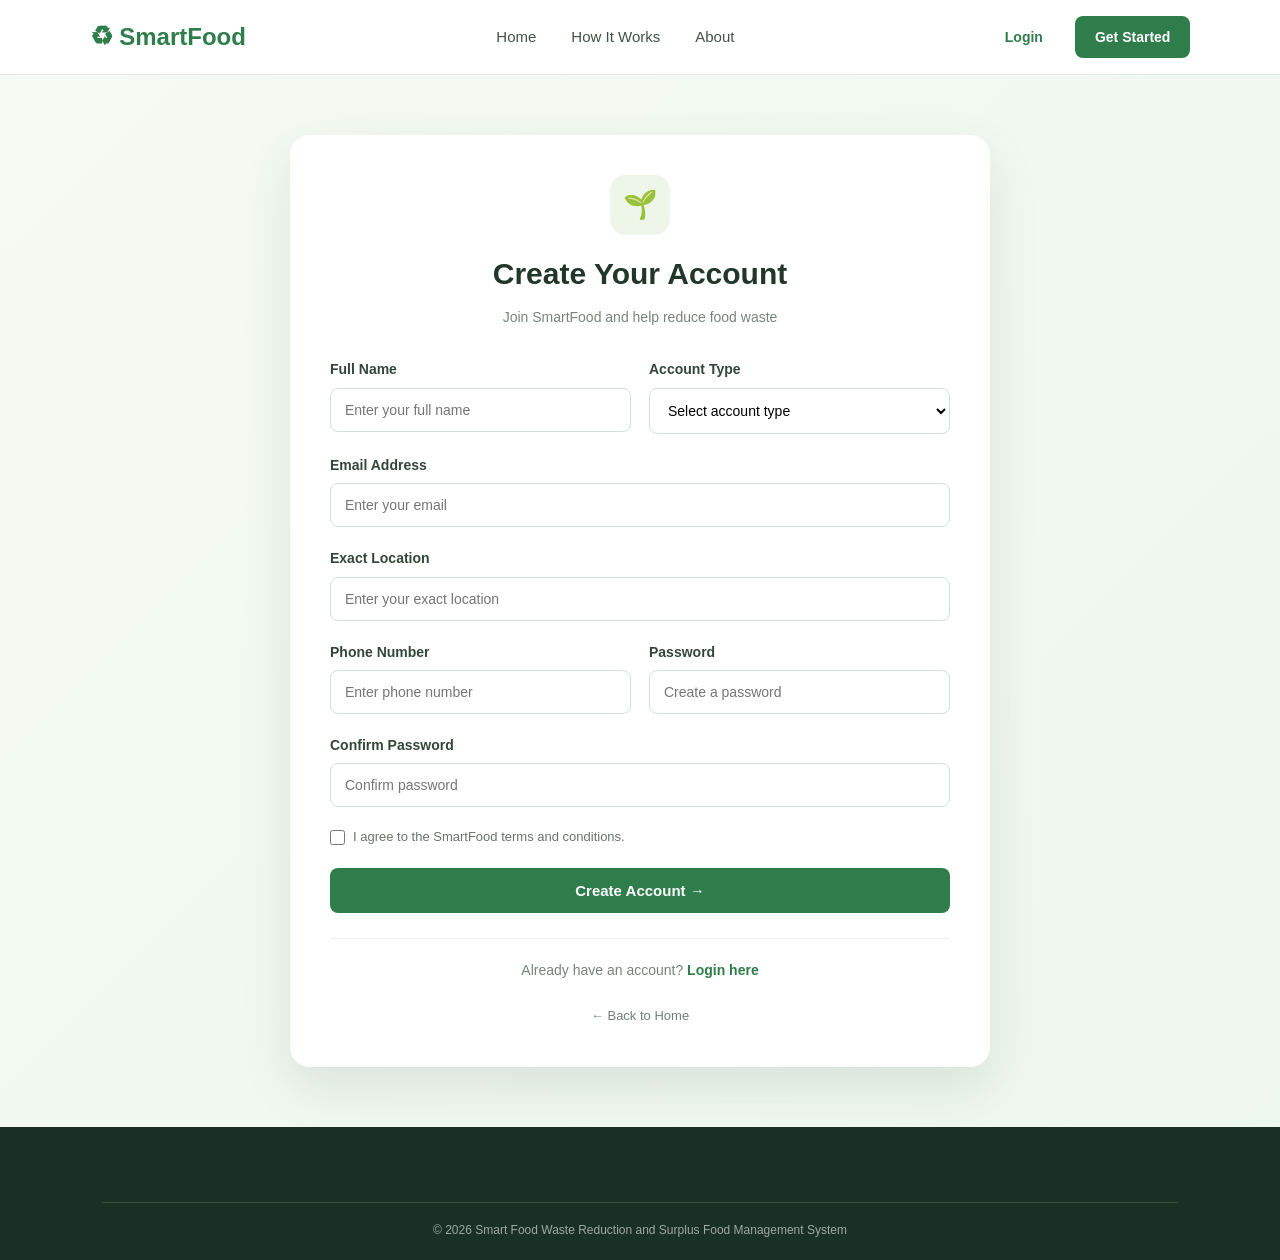
<file: register.html>
<!DOCTYPE html>
<html lang="en">

<head>
    <meta charset="UTF-8">
    <meta name="viewport" content="width=device-width, initial-scale=1.0">

    <title>Register | SmartFood</title>

    <link rel="stylesheet" href="css/style.css">
</head>

<body>

    <!-- Navigation -->
    <header class="navbar">

        <div class="logo">
            <span>♻</span>
            SmartFood
        </div>

        <nav>
            <a href="index.html">Home</a>
            <a href="index.html#how-it-works">How It Works</a>
            <a href="index.html#about">About</a>
        </nav>

        <div class="nav-buttons">
            <a href="login.html" class="login-btn">Login</a>
            <a href="register.html" class="register-btn">Get Started</a>
        </div>

    </header>


    <!-- Registration Section -->
    <section class="register-section">

        <div class="register-container">

            <div class="register-header">

                <div class="register-icon">
                    🌱
                </div>

                <h1>Create Your Account</h1>

                <p>
                    Join SmartFood and help reduce food waste
                </p>

            </div>


            <!-- Registration Form -->
            <form class="register-form" onsubmit="registerUser(); return false;">

                <div class="form-row">

                    <div class="form-group">

                        <label for="name">
                            Full Name
                        </label>

                        <input
                            type="text"
                            id="name"
                            placeholder="Enter your full name"
                            required
                        >

                    </div>


                    <div class="form-group">

                        <label for="role">
                            Account Type
                        </label>

                        <select id="role" required>

                            <option value="">
                                Select account type
                            </option>

                            <option value="provider">
                                Food Provider
                            </option>

                            <option value="recipient">
                                Recipient / NGO
                            </option>

                        </select>

                    </div>

                </div>


                <div class="form-group">

                    <label for="email">
                        Email Address
                    </label>

                    <input
                        type="email"
                        id="email"
                        placeholder="Enter your email"
                        required
                    >

                </div>


                <!-- Exact Location -->
                <div class="form-group">

                    <label for="location">
                        Exact Location
                    </label>

                    <input
                        type="text"
                        id="location"
                        placeholder="Enter your exact location"
                        required
                    >

                </div>


                <div class="form-row">

                    <div class="form-group">

                        <label for="phone">
                            Phone Number
                        </label>

                        <input
                            type="tel"
                            id="phone"
                            placeholder="Enter phone number"
                            required
                        >

                    </div>


                    <div class="form-group">

                        <label for="password">
                            Password
                        </label>

                        <input
                            type="password"
                            id="password"
                            placeholder="Create a password"
                            required
                        >

                    </div>

                </div>


                <div class="form-group">

                    <label for="confirm-password">
                        Confirm Password
                    </label>

                    <input
                        type="password"
                        id="confirm-password"
                        placeholder="Confirm password"
                        required
                    >

                </div>


                <label class="terms">

                    <input type="checkbox" required>

                    <span>
                        I agree to the SmartFood terms and conditions.
                    </span>

                </label>


                <button type="submit" class="register-submit">
                    Create Account →
                </button>

            </form>


            <div class="login-link">

                <p>
                    Already have an account?
                    <a href="login.html">
                        Login here
                    </a>
                </p>

            </div>


            <div class="back-home">

                <a href="index.html">
                    ← Back to Home
                </a>

            </div>

        </div>

    </section>


    <!-- Footer -->
    <footer>

        <div class="copyright">
            © 2026 Smart Food Waste Reduction and Surplus Food Management System
        </div>

    </footer>


    <script src="js/script.js"></script>

</body>

</html>
</file>
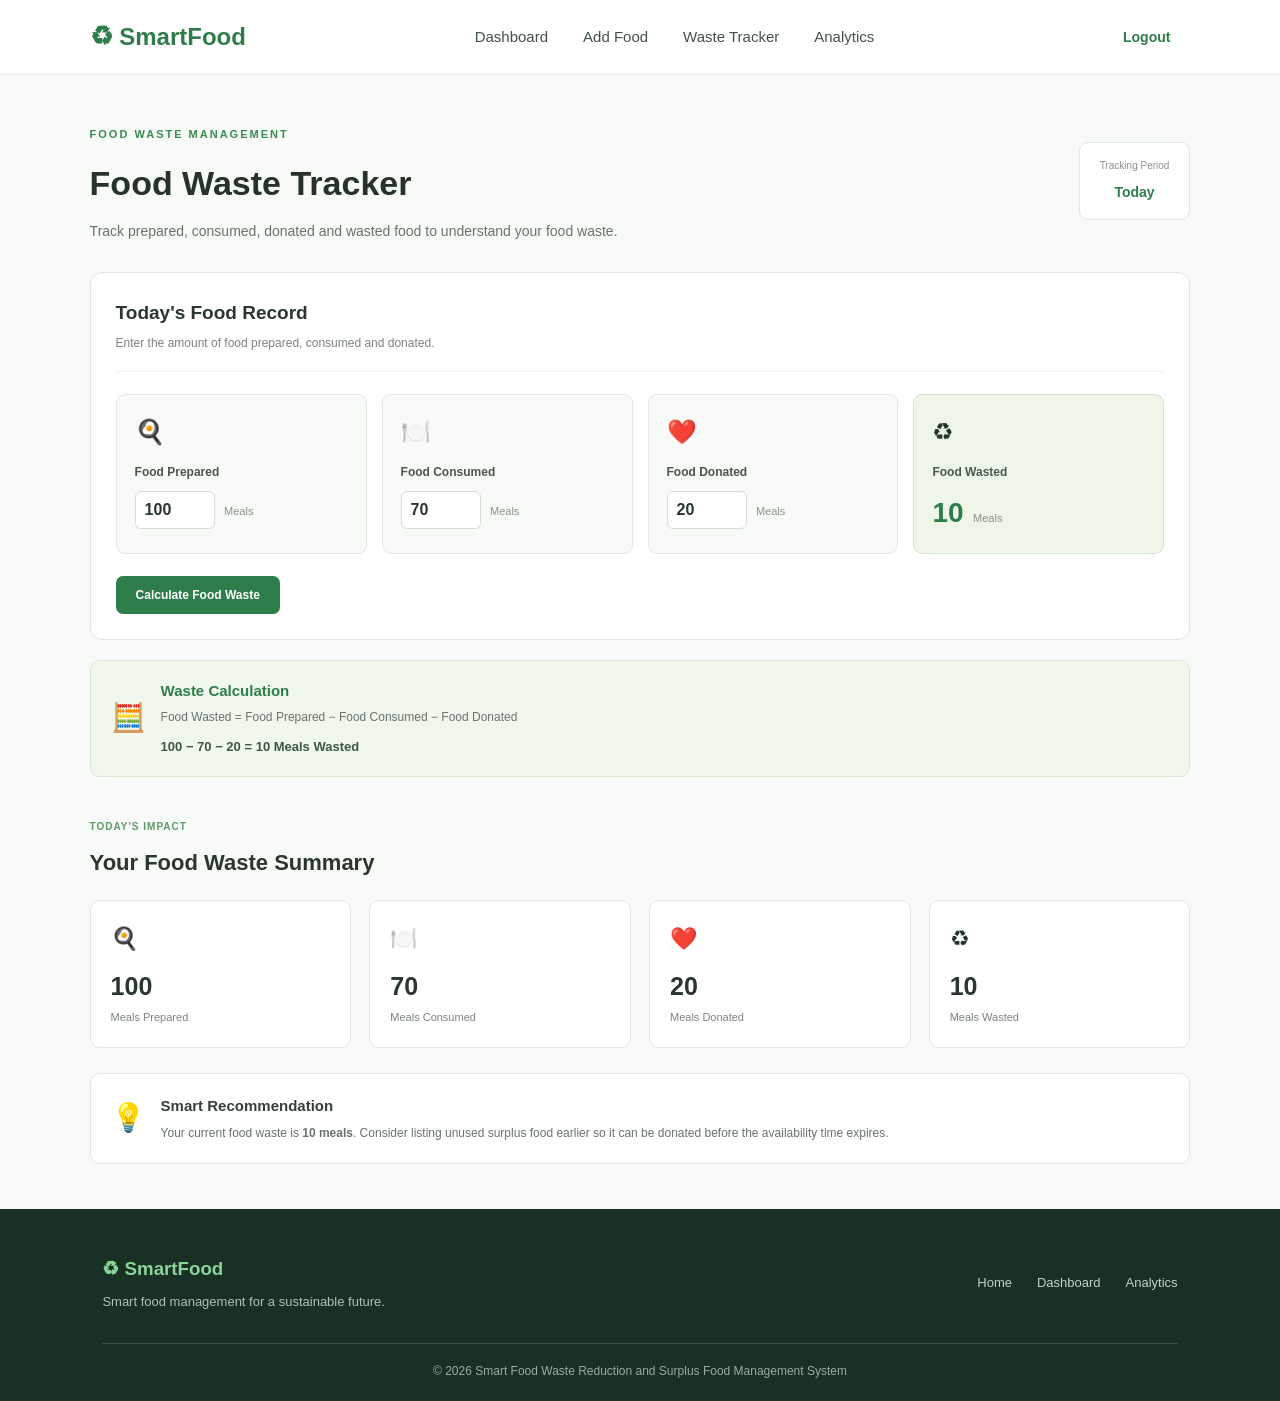
<file: waste-tracker.html>
<!DOCTYPE html>
<html lang="en">

<head>

    <meta charset="UTF-8">
    <meta name="viewport" content="width=device-width, initial-scale=1.0">

    <title>Waste Tracker | SmartFood</title>

    <link rel="stylesheet" href="css/style.css">

</head>


<body>

    <!-- Navigation Bar -->

    <header class="navbar">

        <div class="logo">
            <span>♻</span>
            SmartFood
        </div>

        <nav>

            <a href="provider-dashboard.html">
                Dashboard
            </a>

            <a href="add-food.html">
                Add Food
            </a>

            <a href="waste-tracker.html">
                Waste Tracker
            </a>

            <a href="analytics.html">
                Analytics
            </a>

        </nav>

        <div class="nav-buttons">

            <a href="index.html" class="login-btn">
                Logout
            </a>

        </div>

    </header>


    <!-- Waste Tracker -->

    <main class="waste-tracker-page">


        <!-- Header -->

        <section class="waste-header">

            <div>

                <span class="dashboard-label">
                    FOOD WASTE MANAGEMENT
                </span>

                <h1>
                    Food Waste Tracker
                </h1>

                <p>
                    Track prepared, consumed, donated and wasted
                    food to understand your food waste.
                </p>

            </div>

            <div class="waste-date">

                <span>
                    Tracking Period
                </span>

                <strong>
                    Today
                </strong>

            </div>

        </section>


        <!-- Input Section -->

        <section class="waste-input-panel">

            <div class="panel-header">

                <div>

                    <h2>
                        Today's Food Record
                    </h2>

                    <p>
                        Enter the amount of food prepared,
                        consumed and donated.
                    </p>

                </div>

            </div>


            <div class="waste-input-grid">


                <div class="waste-input-card">

                    <div class="waste-input-icon">
                        🍳
                    </div>

                    <label>
                        Food Prepared
                    </label>

                    <input
                        type="number"
                        id="preparedFood"
                        value="100"
                        min="0"
                    >

                    <span>
                        Meals
                    </span>

                </div>


                <div class="waste-input-card">

                    <div class="waste-input-icon">
                        🍽️
                    </div>

                    <label>
                        Food Consumed
                    </label>

                    <input
                        type="number"
                        id="consumedFood"
                        value="70"
                        min="0"
                    >

                    <span>
                        Meals
                    </span>

                </div>


                <div class="waste-input-card">

                    <div class="waste-input-icon">
                        ❤️
                    </div>

                    <label>
                        Food Donated
                    </label>

                    <input
                        type="number"
                        id="donatedFood"
                        value="20"
                        min="0"
                    >

                    <span>
                        Meals
                    </span>

                </div>


                <div class="waste-input-card waste-result-card">

                    <div class="waste-input-icon">
                        ♻
                    </div>

                    <label>
                        Food Wasted
                    </label>

                    <strong id="wastedFood">
                        10
                    </strong>

                    <span>
                        Meals
                    </span>

                </div>

            </div>


            <button
                class="calculate-waste-btn"
                onclick="calculateWaste()"
            >
                Calculate Food Waste
            </button>

        </section>


        <!-- Formula -->

        <section class="waste-formula">

            <div class="formula-icon">
                🧮
            </div>

            <div>

                <h3>
                    Waste Calculation
                </h3>

                <p>
                    Food Wasted =
                    Food Prepared − Food Consumed − Food Donated
                </p>

                <strong id="formulaResult">
                    100 − 70 − 20 = 10 Meals Wasted
                </strong>

            </div>

        </section>


        <!-- Impact Summary -->

        <section class="waste-impact">

            <div class="section-title-left">

                <span>
                    TODAY'S IMPACT
                </span>

                <h2>
                    Your Food Waste Summary
                </h2>

            </div>


            <div class="impact-grid">


                <div class="impact-card">

                    <div class="impact-card-icon">
                        🍳
                    </div>

                    <h3 id="summaryPrepared">
                        100
                    </h3>

                    <p>
                        Meals Prepared
                    </p>

                </div>


                <div class="impact-card">

                    <div class="impact-card-icon">
                        🍽️
                    </div>

                    <h3 id="summaryConsumed">
                        70
                    </h3>

                    <p>
                        Meals Consumed
                    </p>

                </div>


                <div class="impact-card">

                    <div class="impact-card-icon">
                        ❤️
                    </div>

                    <h3 id="summaryDonated">
                        20
                    </h3>

                    <p>
                        Meals Donated
                    </p>

                </div>


                <div class="impact-card">

                    <div class="impact-card-icon">
                        ♻
                    </div>

                    <h3 id="summaryWasted">
                        10
                    </h3>

                    <p>
                        Meals Wasted
                    </p>

                </div>

            </div>

        </section>


        <!-- Recommendation -->

        <section class="waste-recommendation">

            <div class="recommendation-icon">
                💡
            </div>

            <div>

                <h3>
                    Smart Recommendation
                </h3>

                <p id="recommendationText">
                    Your current food waste is
                    <strong>10 meals</strong>.
                    Consider listing unused surplus food earlier
                    so it can be donated before the availability
                    time expires.
                </p>

            </div>

        </section>


    </main>


    <!-- Footer -->

    <footer>

        <div class="footer-content">

            <div>

                <h3>
                    ♻ SmartFood
                </h3>

                <p>
                    Smart food management for a sustainable future.
                </p>

            </div>

            <div class="footer-links">

                <a href="index.html">
                    Home
                </a>

                <a href="provider-dashboard.html">
                    Dashboard
                </a>

                <a href="analytics.html">
                    Analytics
                </a>

            </div>

        </div>

        <div class="copyright">

            © 2026 Smart Food Waste Reduction and
            Surplus Food Management System

        </div>

    </footer>


    <!-- Waste Tracker JavaScript -->

    <script>

        function calculateWaste() {

            const prepared =
                Number(document.getElementById("preparedFood").value) || 0;

            const consumed =
                Number(document.getElementById("consumedFood").value) || 0;

            const donated =
                Number(document.getElementById("donatedFood").value) || 0;


            let wasted =
                prepared - consumed - donated;


            if (wasted < 0) {
                wasted = 0;
            }


            /* Update Waste Result */

            document.getElementById("wastedFood").textContent =
                wasted;


            /* Update Formula */

            document.getElementById("formulaResult").textContent =
                prepared + " − " +
                consumed + " − " +
                donated + " = " +
                wasted +
                " Meals Wasted";


            /* Update Summary Cards */

            document.getElementById("summaryPrepared").textContent =
                prepared;

            document.getElementById("summaryConsumed").textContent =
                consumed;

            document.getElementById("summaryDonated").textContent =
                donated;

            document.getElementById("summaryWasted").textContent =
                wasted;


            /* Update Recommendation */

            document.getElementById("recommendationText").innerHTML =
                "Your current food waste is <strong>" +
                wasted +
                " meals</strong>. Consider listing unused surplus food earlier " +
                "so it can be donated before the availability time expires.";


            /* Save Data */

            const wasteData = {

                prepared: prepared,

                consumed: consumed,

                donated: donated,

                wasted: wasted,

                updatedAt: new Date().toISOString()

            };


            localStorage.setItem(
                "smartfood_wasteData",
                JSON.stringify(wasteData)
            );


            alert("Food waste data saved successfully!");

        }


        /* Load Previously Saved Data */

        function loadWasteData() {

            const savedData =
                localStorage.getItem("smartfood_wasteData");


            if (!savedData) {
                return;
            }


            const wasteData =
                JSON.parse(savedData);


            document.getElementById("preparedFood").value =
                wasteData.prepared;

            document.getElementById("consumedFood").value =
                wasteData.consumed;

            document.getElementById("donatedFood").value =
                wasteData.donated;

            document.getElementById("wastedFood").textContent =
                wasteData.wasted;


            document.getElementById("formulaResult").textContent =
                wasteData.prepared + " − " +
                wasteData.consumed + " − " +
                wasteData.donated + " = " +
                wasteData.wasted +
                " Meals Wasted";


            document.getElementById("summaryPrepared").textContent =
                wasteData.prepared;

            document.getElementById("summaryConsumed").textContent =
                wasteData.consumed;

            document.getElementById("summaryDonated").textContent =
                wasteData.donated;

            document.getElementById("summaryWasted").textContent =
                wasteData.wasted;


            document.getElementById("recommendationText").innerHTML =
                "Your current food waste is <strong>" +
                wasteData.wasted +
                " meals</strong>. Consider listing unused surplus food earlier " +
                "so it can be donated before the availability time expires.";

        }


        /* Load Saved Data When Page Opens */

        window.onload = loadWasteData;

    </script>


</body>

</html>
</file>
<file: css/style.css>
* {
    margin: 0;
    padding: 0;
    box-sizing: border-box;
}

html {
    scroll-behavior: smooth;
}

body {
    font-family: Arial, Helvetica, sans-serif;
    background: #f8faf7;
    color: #24352b;
    line-height: 1.6;
}

/* =========================
   NAVIGATION
========================= */

.navbar {
    height: 75px;
    background: white;
    display: flex;
    align-items: center;
    justify-content: space-between;
    padding: 0 7%;
    border-bottom: 1px solid #e5ebe5;
    position: sticky;
    top: 0;
    z-index: 1000;
}

.logo {
    font-size: 24px;
    font-weight: bold;
    color: #2f7d4a;
}

.logo span {
    font-size: 26px;
}

.navbar nav {
    display: flex;
    gap: 35px;
}

.navbar nav a {
    text-decoration: none;
    color: #425248;
    font-size: 15px;
    font-weight: 500;
}

.navbar nav a:hover {
    color: #2f7d4a;
}

.nav-buttons {
    display: flex;
    gap: 12px;
    align-items: center;
}

.login-btn,
.register-btn {
    text-decoration: none;
    padding: 10px 20px;
    border-radius: 8px;
    font-size: 14px;
    font-weight: 600;
}

.login-btn {
    color: #2f7d4a;
}

.register-btn {
    background: #2f7d4a;
    color: white;
}

.register-btn:hover {
    background: #25663b;
}


/* =========================
   HERO
========================= */

.hero {
    min-height: 650px;
    display: flex;
    align-items: center;
    justify-content: space-between;
    gap: 60px;
    padding: 80px 8%;
    background: linear-gradient(135deg, #f5faf3, #eef7ed);
}

.hero-content {
    max-width: 600px;
}

.badge {
    display: inline-block;
    background: #e1f1df;
    color: #2f7d4a;
    padding: 8px 16px;
    border-radius: 30px;
    font-size: 13px;
    font-weight: bold;
    margin-bottom: 20px;
}

.hero h1 {
    font-size: 54px;
    line-height: 1.15;
    margin-bottom: 25px;
    color: #20372a;
}

.hero h1 span {
    color: #3c9559;
}

.hero-content > p {
    color: #66736a;
    font-size: 17px;
    margin-bottom: 30px;
}

.hero-buttons {
    display: flex;
    gap: 15px;
    flex-wrap: wrap;
}

.primary-btn,
.secondary-btn {
    text-decoration: none;
    padding: 14px 24px;
    border-radius: 9px;
    font-weight: bold;
    display: inline-block;
}

.primary-btn {
    background: #2f7d4a;
    color: white;
}

.primary-btn:hover {
    background: #25663b;
}

.secondary-btn {
    background: white;
    color: #2f7d4a;
    border: 1px solid #b8cdbb;
}

.secondary-btn:hover {
    background: #edf6ed;
}

.hero-note {
    font-size: 13px !important;
    margin-top: 20px;
    color: #718078 !important;
}


/* =========================
   FOOD CARD
========================= */

.hero-card {
    width: 400px;
    position: relative;
}

.food-card {
    background: white;
    padding: 28px;
    border-radius: 20px;
    box-shadow: 0 20px 50px rgba(46, 84, 55, 0.12);
}

.food-top {
    display: flex;
    justify-content: space-between;
    align-items: center;
}

.food-icon {
    width: 55px;
    height: 55px;
    background: #edf6e9;
    border-radius: 14px;
    display: flex;
    align-items: center;
    justify-content: center;
    font-size: 28px;
}

.available {
    color: #3b8c50;
    background: #e8f5e9;
    padding: 6px 10px;
    border-radius: 20px;
    font-size: 12px;
}

.food-card h3 {
    margin-top: 25px;
    font-size: 22px;
}

.food-card > p {
    color: #77827a;
    font-size: 14px;
    margin: 8px 0 25px;
}

.food-details {
    display: flex;
    gap: 45px;
    border-top: 1px solid #edf0ed;
    padding-top: 20px;
}

.food-details div {
    display: flex;
    flex-direction: column;
}

.food-details small {
    color: #8a958e;
    font-size: 12px;
}

.food-details strong {
    margin-top: 4px;
    font-size: 14px;
}

.location {
    margin-top: 20px;
    color: #617067;
    font-size: 13px;
}

.floating-card {
    position: absolute;
    background: white;
    padding: 13px 18px;
    border-radius: 12px;
    box-shadow: 0 10px 30px rgba(40, 70, 45, 0.12);
    display: flex;
    gap: 10px;
    align-items: center;
    font-size: 20px;
}

.floating-card div {
    display: flex;
    flex-direction: column;
}

.floating-card strong {
    font-size: 13px;
}

.floating-card small {
    color: #7b857e;
    font-size: 11px;
}

.card-one {
    left: -45px;
    bottom: 35px;
}

.card-two {
    right: -35px;
    top: 35px;
}


/* =========================
   STATISTICS
========================= */

.stats {
    background: white;
    display: grid;
    grid-template-columns: repeat(4, 1fr);
    padding: 35px 8%;
    border-bottom: 1px solid #e9eee9;
}

.stats div {
    text-align: center;
    border-right: 1px solid #e5ebe5;
}

.stats div:last-child {
    border-right: none;
}

.stats h2 {
    color: #2f7d4a;
    font-size: 28px;
}

.stats p {
    color: #7a857e;
    font-size: 13px;
}


/* =========================
   HOW IT WORKS
========================= */

.how-it-works {
    padding: 100px 8%;
    background: #ffffff;
}

.section-title {
    text-align: center;
    max-width: 650px;
    margin: auto;
}

.section-title > span,
.about-text > span {
    color: #3b8c50;
    font-size: 12px;
    font-weight: bold;
    letter-spacing: 2px;
}

.section-title h2 {
    font-size: 38px;
    margin: 15px 0;
}

.section-title h2 strong {
    color: #3c9559;
}

.section-title p {
    color: #768179;
}

.steps {
    display: flex;
    align-items: center;
    justify-content: center;
    gap: 20px;
    margin-top: 65px;
}

.step {
    width: 220px;
    text-align: center;
}

.number {
    color: #8ca091;
    font-size: 12px;
    font-weight: bold;
    margin-bottom: 10px;
}

.step-icon {
    width: 65px;
    height: 65px;
    margin: auto;
    background: #edf6e9;
    border-radius: 18px;
    display: flex;
    justify-content: center;
    align-items: center;
    font-size: 28px;
}

.step h3 {
    margin: 15px 0 8px;
    font-size: 17px;
}

.step p {
    color: #7a857e;
    font-size: 13px;
}

.arrow {
    color: #9eb0a1;
    font-size: 25px;
}


/* =========================
   ABOUT
========================= */

.about {
    padding: 100px 10%;
    background: #f3f8f1;
    display: flex;
    justify-content: space-between;
    align-items: center;
    gap: 80px;
}

.about-text {
    max-width: 620px;
}

.about-text h2 {
    font-size: 38px;
    line-height: 1.2;
    margin: 15px 0 25px;
}

.about-text h2 strong {
    color: #3c9559;
}

.about-text p {
    color: #68746c;
    margin-bottom: 15px;
}

.about-text ul {
    list-style: none;
    margin-top: 25px;
}

.about-text li {
    margin-bottom: 10px;
    color: #42614a;
    font-weight: 500;
}

.about-visual {
    display: flex;
    align-items: center;
    justify-content: center;
}

.circle {
    width: 270px;
    height: 270px;
    border-radius: 50%;
    background: white;
    box-shadow: 0 20px 50px rgba(49, 85, 57, 0.12);
    display: flex;
    flex-direction: column;
    align-items: center;
    justify-content: center;
    font-size: 50px;
}

.circle strong {
    color: #2f7d4a;
    font-size: 30px;
}

.circle small {
    color: #78847b;
    font-size: 13px;
}


/* =========================
   CTA
========================= */

.cta {
    padding: 80px 8%;
    background: #2f7d4a;
    text-align: center;
    color: white;
}

.cta-icon {
    font-size: 35px;
}

.cta h2 {
    font-size: 35px;
    margin: 10px 0;
}

.cta p {
    opacity: 0.9;
    margin-bottom: 25px;
}

.cta a {
    display: inline-block;
    background: white;
    color: #2f7d4a;
    padding: 13px 25px;
    border-radius: 8px;
    text-decoration: none;
    font-weight: bold;
}


/* =========================
   FOOTER
========================= */

footer {
    background: #193025;
    color: white;
    padding: 45px 8% 20px;
}

.footer-content {
    display: flex;
    justify-content: space-between;
    gap: 30px;
}

.footer-content h3 {
    color: #8bd39a;
}

.footer-content p {
    color: #b3c0b7;
    font-size: 13px;
    margin-top: 8px;
}

.footer-links {
    display: flex;
    gap: 25px;
    align-items: center;
}

.footer-links a {
    color: #c5d0c8;
    text-decoration: none;
    font-size: 13px;
}

.footer-links a:hover {
    color: white;
}

.copyright {
    border-top: 1px solid #31503e;
    margin-top: 30px;
    padding-top: 18px;
    color: #9eaaa2;
    font-size: 12px;
    text-align: center;
}


/* =========================
   RESPONSIVE DESIGN
========================= */

@media (max-width: 900px) {

    .navbar {
        padding: 0 4%;
    }

    .navbar nav {
        display: none;
    }

    .hero {
        flex-direction: column;
        text-align: center;
    }

    .hero-buttons {
        justify-content: center;
    }

    .hero-card {
        width: 90%;
        max-width: 400px;
    }

    .stats {
        grid-template-columns: repeat(2, 1fr);
        gap: 25px;
    }

    .stats div {
        border-right: none;
    }

    .steps {
        flex-direction: column;
    }

    .arrow {
        transform: rotate(90deg);
    }

    .about {
        flex-direction: column;
        text-align: center;
    }

    .footer-content {
        flex-direction: column;
        text-align: center;
    }

    .footer-links {
        justify-content: center;
        flex-wrap: wrap;
    }
}

@media (max-width: 500px) {

    .hero h1 {
        font-size: 38px;
    }

    .food-details {
        gap: 20px;
    }

    .card-one {
        left: -10px;
    }

    .card-two {
        right: -10px;
    }

    .stats {
        grid-template-columns: 1fr;
    }

    .about-text h2,
    .section-title h2 {
        font-size: 30px;
    }
}

/* =========================
   LOGIN PAGE
========================= */

.login-section {
    min-height: calc(100vh - 145px);
    background: linear-gradient(135deg, #f5faf3, #eef7ed);
    display: flex;
    justify-content: center;
    align-items: center;
    padding: 60px 20px;
}

.login-container {
    width: 100%;
    max-width: 460px;
    background: white;
    padding: 40px;
    border-radius: 20px;
    box-shadow: 0 20px 50px rgba(46, 84, 55, 0.12);
}

.login-header {
    text-align: center;
    margin-bottom: 30px;
}

.login-icon {
    width: 60px;
    height: 60px;
    margin: 0 auto 15px;
    background: #edf6e9;
    border-radius: 16px;
    display: flex;
    align-items: center;
    justify-content: center;
    font-size: 28px;
}

.login-header h1 {
    font-size: 30px;
    color: #20372a;
    margin-bottom: 8px;
}

.login-header p {
    color: #78847b;
    font-size: 14px;
}


/* Form */

.login-form {
    display: flex;
    flex-direction: column;
    gap: 20px;
}

.form-group {
    display: flex;
    flex-direction: column;
    gap: 7px;
}

.form-group label {
    font-size: 14px;
    font-weight: 600;
    color: #33463a;
}

.form-group input,
.form-group select {
    width: 100%;
    padding: 13px 14px;
    border: 1px solid #d6dfd7;
    border-radius: 8px;
    font-size: 14px;
    outline: none;
    background: white;
}

.form-group input:focus,
.form-group select:focus {
    border-color: #3c9559;
    box-shadow: 0 0 0 3px rgba(60, 149, 89, 0.1);
}


/* Options */

.form-options {
    display: flex;
    justify-content: space-between;
    align-items: center;
    font-size: 13px;
}

.remember {
    display: flex;
    align-items: center;
    gap: 7px;
    color: #68746c;
}

.form-options a {
    color: #2f7d4a;
    text-decoration: none;
}


/* Login Button */

.login-submit {
    width: 100%;
    border: none;
    background: #2f7d4a;
    color: white;
    padding: 14px;
    border-radius: 8px;
    font-size: 15px;
    font-weight: bold;
    cursor: pointer;
}

.login-submit:hover {
    background: #25663b;
}


/* Register */

.register-link {
    text-align: center;
    margin-top: 25px;
    padding-top: 20px;
    border-top: 1px solid #edf0ed;
}

.register-link p {
    color: #78847b;
    font-size: 14px;
}

.register-link a {
    color: #2f7d4a;
    font-weight: bold;
    text-decoration: none;
}


/* Back Home */

.back-home {
    text-align: center;
    margin-top: 20px;
}

.back-home a {
    color: #718078;
    font-size: 13px;
    text-decoration: none;
}

.back-home a:hover {
    color: #2f7d4a;
}

/* =========================
   REGISTER PAGE
========================= */

.register-section {
    min-height: calc(100vh - 145px);
    background: linear-gradient(135deg, #f5faf3, #eef7ed);
    display: flex;
    justify-content: center;
    align-items: center;
    padding: 60px 20px;
}

.register-container {
    width: 100%;
    max-width: 700px;
    background: white;
    padding: 40px;
    border-radius: 20px;
    box-shadow: 0 20px 50px rgba(46, 84, 55, 0.12);
}

.register-header {
    text-align: center;
    margin-bottom: 30px;
}

.register-icon {
    width: 60px;
    height: 60px;
    margin: 0 auto 15px;
    background: #edf6e9;
    border-radius: 16px;
    display: flex;
    align-items: center;
    justify-content: center;
    font-size: 28px;
}

.register-header h1 {
    font-size: 30px;
    color: #20372a;
    margin-bottom: 8px;
}

.register-header p {
    color: #78847b;
    font-size: 14px;
}


/* Registration Form */

.register-form {
    display: flex;
    flex-direction: column;
    gap: 20px;
}

.form-row {
    display: grid;
    grid-template-columns: 1fr 1fr;
    gap: 18px;
}


/* Terms */

.terms {
    display: flex;
    align-items: center;
    gap: 8px;
    color: #68746c;
    font-size: 13px;
}

.terms input {
    width: 15px;
    height: 15px;
}


/* Register Button */

.register-submit {
    width: 100%;
    border: none;
    background: #2f7d4a;
    color: white;
    padding: 14px;
    border-radius: 8px;
    font-size: 15px;
    font-weight: bold;
    cursor: pointer;
}

.register-submit:hover {
    background: #25663b;
}


/* Login Link */

.login-link {
    text-align: center;
    margin-top: 25px;
    padding-top: 20px;
    border-top: 1px solid #edf0ed;
}

.login-link p {
    color: #78847b;
    font-size: 14px;
}

.login-link a {
    color: #2f7d4a;
    font-weight: bold;
    text-decoration: none;
}


/* Mobile */

@media (max-width: 650px) {

    .register-container {
        padding: 25px;
    }

    .form-row {
        grid-template-columns: 1fr;
    }

}

/* =========================
   PROVIDER DASHBOARD
========================= */

.dashboard {
    background: #f5f8f4;
    min-height: calc(100vh - 75px);
    padding: 45px 7%;
}

.dashboard-header {
    display: flex;
    justify-content: space-between;
    align-items: center;
    margin-bottom: 35px;
}

.dashboard-label {
    color: #3b8c50;
    font-size: 11px;
    font-weight: bold;
    letter-spacing: 2px;
}

.dashboard-header h1 {
    font-size: 32px;
    color: #20372a;
    margin: 8px 0;
}

.dashboard-header p {
    color: #758078;
}

.dashboard-primary-btn {
    background: #2f7d4a;
    color: white;
    text-decoration: none;
    padding: 13px 20px;
    border-radius: 8px;
    font-weight: bold;
}

.dashboard-primary-btn:hover {
    background: #25663b;
}


/* Statistics */

.dashboard-stats {
    display: grid;
    grid-template-columns: repeat(4, 1fr);
    gap: 18px;
    margin-bottom: 25px;
}

.dashboard-stat-card {
    background: white;
    border-radius: 14px;
    padding: 22px;
    display: flex;
    align-items: center;
    gap: 15px;
    box-shadow: 0 5px 20px rgba(40, 70, 45, 0.06);
}

.stat-icon {
    width: 50px;
    height: 50px;
    background: #edf6e9;
    border-radius: 12px;
    display: flex;
    justify-content: center;
    align-items: center;
    font-size: 24px;
}

.dashboard-stat-card span {
    color: #7a857e;
    font-size: 12px;
}

.dashboard-stat-card h2 {
    color: #20372a;
    font-size: 20px;
    margin-top: 3px;
}


/* Dashboard Grid */

.dashboard-grid {
    display: grid;
    grid-template-columns: 1.3fr 1fr;
    gap: 22px;
}

.dashboard-panel {
    background: white;
    border-radius: 16px;
    padding: 25px;
    box-shadow: 0 5px 20px rgba(40, 70, 45, 0.06);
}

.panel-header {
    display: flex;
    justify-content: space-between;
    align-items: center;
    border-bottom: 1px solid #edf0ed;
    padding-bottom: 18px;
    margin-bottom: 10px;
}

.panel-header h2 {
    color: #20372a;
    font-size: 20px;
}

.panel-header p {
    color: #849087;
    font-size: 12px;
    margin-top: 3px;
}

.panel-header > a {
    color: #2f7d4a;
    text-decoration: none;
    font-size: 13px;
    font-weight: bold;
}

.request-count {
    background: #edf6e9;
    color: #2f7d4a;
    padding: 6px 10px;
    border-radius: 20px;
    font-size: 11px;
    font-weight: bold;
}


/* Food List */

.dashboard-food-item {
    display: flex;
    align-items: center;
    gap: 15px;
    padding: 18px 0;
    border-bottom: 1px solid #edf0ed;
}

.dashboard-food-item:last-child {
    border-bottom: none;
}

.dashboard-food-icon {
    width: 48px;
    height: 48px;
    background: #f0f6ed;
    border-radius: 12px;
    display: flex;
    justify-content: center;
    align-items: center;
    font-size: 22px;
}

.food-info {
    flex: 1;
}

.food-info h3 {
    font-size: 15px;
    color: #304238;
}

.food-info p {
    color: #7c877f;
    font-size: 12px;
    margin: 3px 0 7px;
}

.status {
    display: inline-block;
    padding: 4px 8px;
    border-radius: 15px;
    font-size: 10px;
    font-weight: bold;
}

.available-status {
    color: #287742;
    background: #e8f5e9;
}

.pending-status {
    color: #9a7620;
    background: #fff6d9;
}

.food-action button {
    border: 1px solid #cdd9ce;
    background: white;
    color: #2f7d4a;
    padding: 7px 13px;
    border-radius: 6px;
    cursor: pointer;
}


/* Requests */

.request-item {
    display: flex;
    align-items: center;
    gap: 12px;
    padding: 17px 0;
    border-bottom: 1px solid #edf0ed;
}

.request-item:last-child {
    border-bottom: none;
}

.recipient-avatar {
    width: 42px;
    height: 42px;
    border-radius: 50%;
    background: #edf6e9;
    display: flex;
    align-items: center;
    justify-content: center;
    font-size: 19px;
}

.request-info {
    flex: 1;
}

.request-info h3 {
    font-size: 14px;
    color: #304238;
}

.request-info p {
    font-size: 11px;
    color: #77827a;
}

.request-info small {
    font-size: 10px;
    color: #a0aaa3;
}

.request-buttons {
    display: flex;
    gap: 5px;
}

.request-buttons button {
    border: none;
    padding: 6px 9px;
    border-radius: 5px;
    font-size: 10px;
    cursor: pointer;
}

.accept-btn {
    background: #e5f4e7;
    color: #2f7d4a;
}

.reject-btn {
    background: #f9e9e9;
    color: #a04b4b;
}


/* Impact Panel */

.impact-panel {
    background: #ffffff;
    margin-top: 25px;
    border-radius: 16px;
    padding: 30px;
    display: grid;
    grid-template-columns: 1.5fr 180px 1fr;
    align-items: center;
    gap: 35px;
    box-shadow: 0 5px 20px rgba(40, 70, 45, 0.06);
}

.impact-content h2 {
    color: #20372a;
    font-size: 24px;
    margin: 8px 0;
}

.impact-content p {
    color: #748078;
    font-size: 13px;
    max-width: 500px;
}

.impact-circle {
    width: 150px;
    height: 150px;
    border-radius: 50%;
    background: #edf6e9;
    border: 10px solid #d5ead4;
    display: flex;
    flex-direction: column;
    align-items: center;
    justify-content: center;
}

.impact-circle strong {
    color: #2f7d4a;
    font-size: 30px;
}

.impact-circle span {
    color: #758078;
    font-size: 10px;
}

.impact-details {
    display: grid;
    grid-template-columns: 1fr 1fr;
    gap: 15px;
}

.impact-details div {
    display: flex;
    flex-direction: column;
}

.impact-details span {
    color: #89938c;
    font-size: 11px;
}

.impact-details strong {
    color: #304238;
    font-size: 18px;
}


/* Dashboard Responsive */

@media (max-width: 1000px) {

    .dashboard-stats {
        grid-template-columns: repeat(2, 1fr);
    }

    .dashboard-grid {
        grid-template-columns: 1fr;
    }

    .impact-panel {
        grid-template-columns: 1fr;
        text-align: center;
    }

    .impact-circle {
        margin: auto;
    }

    .impact-details {
        max-width: 300px;
        margin: auto;
    }
}


@media (max-width: 650px) {

    .dashboard {
        padding: 30px 5%;
    }

    .dashboard-header {
        flex-direction: column;
        align-items: flex-start;
        gap: 20px;
    }

    .dashboard-stats {
        grid-template-columns: 1fr;
    }

    .dashboard-food-item {
        align-items: flex-start;
    }

    .request-item {
        align-items: flex-start;
    }

    .request-buttons {
        flex-direction: column;
    }

}

/* =========================
   ADD SURPLUS FOOD
========================= */

.add-food-page {
    background: #f5f8f4;
    min-height: calc(100vh - 75px);
    padding: 45px 7%;
}

.add-food-container {
    max-width: 850px;
    margin: auto;
}

.add-food-header {
    margin-bottom: 25px;
}

.back-link {
    display: inline-block;
    color: #2f7d4a;
    text-decoration: none;
    font-size: 13px;
    font-weight: 600;
    margin-bottom: 25px;
}

.add-food-header h1 {
    font-size: 32px;
    color: #20372a;
    margin: 8px 0;
}

.add-food-header p {
    color: #758078;
}


/* Form Container */

.food-form {
    background: white;
    padding: 35px;
    border-radius: 18px;
    box-shadow: 0 5px 25px rgba(40, 70, 45, 0.07);
}

.form-section {
    padding-bottom: 20px;
    margin-bottom: 22px;
    border-bottom: 1px solid #edf0ed;
}

.form-section h2 {
    font-size: 19px;
    color: #304238;
}

.form-section p {
    color: #7b857e;
    font-size: 13px;
    margin-top: 4px;
}

.small-section {
    padding-bottom: 12px;
    margin-top: 10px;
}


/* Textarea */

.form-group textarea {
    width: 100%;
    padding: 13px 14px;
    border: 1px solid #d6dfd7;
    border-radius: 8px;
    font-family: Arial, Helvetica, sans-serif;
    font-size: 14px;
    resize: vertical;
    outline: none;
}

.form-group textarea:focus {
    border-color: #3c9559;
    box-shadow: 0 0 0 3px rgba(60, 149, 89, 0.1);
}


/* Smart Matching */

.smart-info {
    margin-top: 10px;
    padding: 18px;
    background: #f0f7ed;
    border: 1px solid #dcebd9;
    border-radius: 12px;
    display: flex;
    gap: 15px;
    align-items: flex-start;
}

.smart-info-icon {
    width: 42px;
    height: 42px;
    background: white;
    border-radius: 10px;
    display: flex;
    justify-content: center;
    align-items: center;
    font-size: 20px;
    flex-shrink: 0;
}

.smart-info h3 {
    color: #2f7d4a;
    font-size: 14px;
    margin-bottom: 4px;
}

.smart-info p {
    color: #68746c;
    font-size: 12px;
    line-height: 1.5;
}


/* Form Buttons */

.form-actions {
    display: flex;
    justify-content: flex-end;
    gap: 12px;
    margin-top: 25px;
}

.cancel-btn {
    text-decoration: none;
    padding: 12px 22px;
    border: 1px solid #d1dad2;
    color: #657168;
    border-radius: 8px;
    font-weight: 600;
    font-size: 14px;
}

.publish-btn {
    border: none;
    background: #2f7d4a;
    color: white;
    padding: 12px 22px;
    border-radius: 8px;
    font-weight: bold;
    font-size: 14px;
    cursor: pointer;
}

.publish-btn:hover {
    background: #25663b;
}


/* Responsive */

@media (max-width: 650px) {

    .add-food-page {
        padding: 30px 5%;
    }

    .food-form {
        padding: 25px;
    }

    .form-row {
        grid-template-columns: 1fr;
    }

    .form-actions {
        flex-direction: column;
    }

    .cancel-btn,
    .publish-btn {
        text-align: center;
        width: 100%;
    }

}

/* =========================
   RECIPIENT DASHBOARD
========================= */

.food-view-link {
    display: inline-block;
    text-decoration: none;
    color: #2f7d4a;
    border: 1px solid #cdd9ce;
    background: white;
    padding: 7px 13px;
    border-radius: 6px;
    font-size: 12px;
    font-weight: 600;
}

.food-view-link:hover {
    background: #edf6e9;
}

/* =========================
   AVAILABLE FOOD MARKETPLACE
========================= */

.available-food-page {
    padding: 50px 7%;
    background: #f8faf7;
    min-height: 80vh;
}

.food-market-header {
    display: flex;
    justify-content: space-between;
    align-items: center;
    gap: 30px;
    margin-bottom: 30px;
}

.food-market-header h1 {
    font-size: 36px;
    margin: 10px 0;
    color: #1d2b20;
}

.food-market-header p {
    color: #68736b;
    font-size: 15px;
}

.smart-match-header {
    display: flex;
    align-items: center;
    gap: 12px;
    background: #edf6e9;
    border: 1px solid #d6e7d2;
    padding: 15px 20px;
    border-radius: 10px;
}

.smart-match-header > span {
    font-size: 25px;
}

.smart-match-header strong {
    display: block;
    color: #2f7d4a;
    font-size: 14px;
}

.smart-match-header small {
    color: #6c756e;
    font-size: 12px;
}


/* Search and Filters */

.food-filter-bar {
    display: flex;
    gap: 12px;
    background: white;
    padding: 18px;
    border: 1px solid #e1e7e1;
    border-radius: 10px;
    margin-bottom: 20px;
}

.food-filter-bar input,
.food-filter-bar select {
    padding: 12px 14px;
    border: 1px solid #d6ddd6;
    border-radius: 7px;
    outline: none;
    font-size: 13px;
    background: white;
}

.food-filter-bar input {
    flex: 1;
}

.food-filter-bar input:focus,
.food-filter-bar select:focus {
    border-color: #5c9b68;
}

.filter-btn {
    border: none;
    background: #2f7d4a;
    color: white;
    padding: 12px 18px;
    border-radius: 7px;
    cursor: pointer;
    font-weight: 600;
}

.filter-btn:hover {
    background: #25653b;
}


/* Smart Match Information */

.smart-match-info {
    display: flex;
    align-items: center;
    gap: 15px;
    background: #f0f7ed;
    border: 1px solid #d9e9d5;
    padding: 16px 20px;
    border-radius: 10px;
    margin-bottom: 30px;
}

.smart-match-icon {
    width: 42px;
    height: 42px;
    background: white;
    border-radius: 50%;
    display: flex;
    align-items: center;
    justify-content: center;
    font-size: 20px;
}

.smart-match-info h3 {
    margin: 0 0 4px;
    color: #2f7d4a;
    font-size: 15px;
}

.smart-match-info p {
    margin: 0;
    color: #69736c;
    font-size: 13px;
}


/* Food Cards */

.food-market-grid {
    display: grid;
    grid-template-columns: repeat(4, 1fr);
    gap: 20px;
}

.market-food-card {
    background: white;
    border: 1px solid #e1e7e1;
    border-radius: 12px;
    padding: 20px;
    transition: 0.2s;
}

.market-food-card:hover {
    transform: translateY(-3px);
    box-shadow: 0 8px 25px rgba(0, 0, 0, 0.07);
}

.market-food-top {
    display: flex;
    justify-content: space-between;
    align-items: center;
    margin-bottom: 18px;
}

.market-food-icon {
    width: 50px;
    height: 50px;
    background: #edf6e9;
    border-radius: 10px;
    display: flex;
    align-items: center;
    justify-content: center;
    font-size: 25px;
}

.match-badge {
    background: #e8f5e9;
    color: #2f7d4a;
    padding: 6px 9px;
    border-radius: 20px;
    font-size: 11px;
    font-weight: 700;
}

.market-food-card h3 {
    color: #253329;
    margin: 0 0 5px;
    font-size: 17px;
}

.provider-name {
    color: #7a847c;
    font-size: 12px;
    margin-bottom: 18px;
}

.market-food-details {
    display: flex;
    justify-content: space-between;
    gap: 10px;
    padding: 12px 0;
    border-top: 1px solid #edf0ed;
    border-bottom: 1px solid #edf0ed;
}

.market-food-details small {
    display: block;
    color: #89918b;
    font-size: 10px;
    margin-bottom: 4px;
}

.market-food-details strong {
    color: #344139;
    font-size: 12px;
}

.market-location {
    display: flex;
    justify-content: space-between;
    margin: 15px 0;
    color: #68736b;
    font-size: 12px;
}

.market-location span {
    color: #8a938c;
}

.market-view-btn {
    display: block;
    text-align: center;
    text-decoration: none;
    background: #2f7d4a;
    color: white;
    padding: 10px;
    border-radius: 7px;
    font-size: 12px;
    font-weight: 600;
}

.market-view-btn:hover {
    background: #25653b;
}


/* Responsive */

@media (max-width: 1000px) {

    .food-market-grid {
        grid-template-columns: repeat(2, 1fr);
    }

}

@media (max-width: 700px) {

    .food-market-header {
        flex-direction: column;
        align-items: flex-start;
    }

    .food-filter-bar {
        flex-direction: column;
    }

    .food-market-grid {
        grid-template-columns: 1fr;
    }

}

/* =========================
   FOOD DETAILS PAGE
========================= */

.food-details-page {
    padding: 45px 7%;
    background: #f8faf7;
    min-height: 80vh;
}

.food-details-page .back-link {
    display: inline-block;
    margin-bottom: 25px;
    color: #2f7d4a;
    text-decoration: none;
    font-size: 13px;
    font-weight: 600;
}

.food-details-container {
    display: grid;
    grid-template-columns: 1fr 350px;
    gap: 30px;
    align-items: start;
}

.food-details-main {
    background: white;
    border: 1px solid #e1e7e1;
    border-radius: 12px;
    padding: 30px;
}

.large-food-icon {
    width: 100%;
    height: 180px;
    background: #edf6e9;
    border-radius: 12px;
    display: flex;
    align-items: center;
    justify-content: center;
    font-size: 70px;
    margin-bottom: 25px;
}

.food-title-row {
    display: flex;
    justify-content: space-between;
    align-items: flex-start;
    gap: 20px;
}

.available-label {
    color: #2f7d4a;
    font-size: 12px;
    font-weight: 700;
}

.food-title-row h1 {
    margin: 8px 0;
    color: #253329;
    font-size: 30px;
}

.details-provider {
    color: #78827b;
    font-size: 13px;
}

.large-match-badge {
    background: #e8f5e9;
    color: #2f7d4a;
    padding: 8px 12px;
    border-radius: 20px;
    font-size: 12px;
    font-weight: 700;
    white-space: nowrap;
}

.details-section {
    margin-top: 30px;
    padding-top: 25px;
    border-top: 1px solid #edf0ed;
}

.details-section h2 {
    color: #29372e;
    font-size: 17px;
    margin-bottom: 12px;
}

.details-section p {
    color: #69736c;
    font-size: 13px;
    line-height: 1.7;
}


/* Food Information */

.food-info-grid {
    display: grid;
    grid-template-columns: 1fr 1fr;
    gap: 12px;
}

.food-info-box {
    display: flex;
    align-items: center;
    gap: 12px;
    padding: 15px;
    background: #f8faf7;
    border: 1px solid #e4e9e4;
    border-radius: 8px;
}

.food-info-box > span {
    font-size: 22px;
}

.food-info-box small {
    display: block;
    color: #8a938c;
    font-size: 10px;
    margin-bottom: 4px;
}

.food-info-box strong {
    color: #344139;
    font-size: 13px;
}


/* Pickup */

.pickup-box {
    background: #f0f7ed;
    border: 1px solid #d9e9d5;
    border-radius: 8px;
    padding: 14px;
    color: #41634b;
    font-size: 13px;
}


/* Request Card */

.food-request-card {
    background: white;
    border: 1px solid #dfe6df;
    border-radius: 12px;
    padding: 25px;
    position: sticky;
    top: 20px;
}

.request-card-header {
    font-size: 18px;
    font-weight: 700;
    color: #29372e;
    margin-bottom: 20px;
}

.request-summary {
    display: grid;
    grid-template-columns: 1fr 1fr;
    gap: 10px;
    margin-bottom: 25px;
}

.request-summary div {
    background: #f7f9f6;
    padding: 12px;
    border-radius: 7px;
}

.request-summary small {
    display: block;
    color: #8a938c;
    font-size: 10px;
    margin-bottom: 5px;
}

.request-summary strong {
    color: #344139;
    font-size: 13px;
}

.food-request-card label {
    display: block;
    color: #465249;
    font-size: 12px;
    font-weight: 600;
    margin-bottom: 7px;
    margin-top: 16px;
}

.food-request-card input,
.food-request-card textarea {
    width: 100%;
    box-sizing: border-box;
    border: 1px solid #d6ddd6;
    border-radius: 7px;
    padding: 11px;
    font-size: 13px;
    outline: none;
    font-family: inherit;
}

.food-request-card input:focus,
.food-request-card textarea:focus {
    border-color: #5c9b68;
}

.request-food-btn {
    width: 100%;
    border: none;
    background: #2f7d4a;
    color: white;
    padding: 13px;
    border-radius: 7px;
    margin-top: 20px;
    cursor: pointer;
    font-size: 13px;
    font-weight: 700;
}

.request-food-btn:hover {
    background: #25653b;
}

.request-note {
    color: #8a938c;
    font-size: 11px;
    line-height: 1.5;
    text-align: center;
    margin-top: 12px;
}


/* Responsive */

@media (max-width: 850px) {

    .food-details-container {
        grid-template-columns: 1fr;
    }

    .food-request-card {
        position: static;
    }

}

@media (max-width: 600px) {

    .food-title-row {
        flex-direction: column;
    }

    .food-info-grid {
        grid-template-columns: 1fr;
    }

}

/* =========================
   WASTE TRACKER
========================= */

.waste-tracker-page {
    padding: 45px 7%;
    background: #f8faf7;
    min-height: 80vh;
}

.waste-header {
    display: flex;
    justify-content: space-between;
    align-items: center;
    margin-bottom: 30px;
}

.waste-header h1 {
    color: #253329;
    font-size: 34px;
    margin: 10px 0;
}

.waste-header p {
    color: #69736c;
    font-size: 14px;
}

.waste-date {
    background: white;
    border: 1px solid #e0e6e0;
    border-radius: 9px;
    padding: 15px 20px;
    text-align: center;
}

.waste-date span {
    display: block;
    color: #89918b;
    font-size: 10px;
    margin-bottom: 5px;
}

.waste-date strong {
    color: #2f7d4a;
    font-size: 14px;
}


/* Input Panel */

.waste-input-panel {
    background: white;
    border: 1px solid #e0e6e0;
    border-radius: 12px;
    padding: 25px;
    margin-bottom: 20px;
}

.waste-input-panel .panel-header {
    margin-bottom: 22px;
}

.waste-input-panel h2 {
    color: #29372e;
    font-size: 19px;
    margin: 0 0 5px;
}

.waste-input-panel .panel-header p {
    color: #7a847c;
    font-size: 12px;
    margin: 0;
}

.waste-input-grid {
    display: grid;
    grid-template-columns: repeat(4, 1fr);
    gap: 15px;
}

.waste-input-card {
    position: relative;
    background: #f8faf7;
    border: 1px solid #e2e8e2;
    border-radius: 9px;
    padding: 18px;
}

.waste-input-icon {
    font-size: 24px;
    margin-bottom: 12px;
}

.waste-input-card label {
    display: block;
    color: #4b574e;
    font-size: 12px;
    font-weight: 600;
    margin-bottom: 8px;
}

.waste-input-card input {
    width: 80px;
    border: 1px solid #d5ddd5;
    border-radius: 6px;
    padding: 9px;
    font-size: 16px;
    font-weight: 700;
    color: #29372e;
    outline: none;
}

.waste-input-card input:focus {
    border-color: #5c9b68;
}

.waste-input-card > span {
    color: #8a938c;
    font-size: 11px;
    margin-left: 5px;
}

.waste-result-card {
    background: #edf6e9;
    border-color: #d3e5cf;
}

.waste-result-card strong {
    display: inline-block;
    font-size: 28px;
    color: #2f7d4a;
}

.calculate-waste-btn {
    margin-top: 22px;
    border: none;
    background: #2f7d4a;
    color: white;
    padding: 12px 20px;
    border-radius: 7px;
    cursor: pointer;
    font-size: 12px;
    font-weight: 700;
}

.calculate-waste-btn:hover {
    background: #25653b;
}


/* Formula */

.waste-formula {
    display: flex;
    align-items: center;
    gap: 15px;
    background: #f0f7ed;
    border: 1px solid #d8e9d4;
    border-radius: 10px;
    padding: 18px 20px;
    margin-bottom: 35px;
}

.formula-icon {
    font-size: 28px;
}

.waste-formula h3 {
    color: #2f7d4a;
    margin: 0 0 5px;
    font-size: 15px;
}

.waste-formula p {
    color: #69736c;
    margin: 0 0 5px;
    font-size: 12px;
}

.waste-formula strong {
    color: #3f5746;
    font-size: 13px;
}


/* Impact */

.section-title-left {
    margin-bottom: 20px;
}

.section-title-left span {
    color: #5c9b68;
    font-size: 10px;
    font-weight: 700;
    letter-spacing: 1px;
}

.section-title-left h2 {
    color: #29372e;
    font-size: 22px;
    margin: 7px 0 0;
}

.impact-grid {
    display: grid;
    grid-template-columns: repeat(4, 1fr);
    gap: 18px;
}

.impact-card {
    background: white;
    border: 1px solid #e0e6e0;
    border-radius: 10px;
    padding: 20px;
}

.impact-card-icon {
    font-size: 22px;
    margin-bottom: 10px;
}

.impact-card h3 {
    color: #29372e;
    font-size: 25px;
    margin: 0 0 3px;
}

.impact-card p {
    color: #7b857d;
    font-size: 11px;
    margin: 0;
}


/* Recommendation */

.waste-recommendation {
    display: flex;
    align-items: center;
    gap: 15px;
    background: white;
    border: 1px solid #e0e6e0;
    border-radius: 10px;
    padding: 20px;
    margin-top: 25px;
}

.recommendation-icon {
    font-size: 28px;
}

.waste-recommendation h3 {
    margin: 0 0 6px;
    color: #344139;
    font-size: 15px;
}

.waste-recommendation p {
    margin: 0;
    color: #69736c;
    font-size: 12px;
    line-height: 1.6;
}


/* Responsive */

@media (max-width: 950px) {

    .waste-input-grid,
    .impact-grid {
        grid-template-columns: repeat(2, 1fr);
    }

}

@media (max-width: 650px) {

    .waste-header {
        flex-direction: column;
        align-items: flex-start;
        gap: 15px;
    }

    .waste-input-grid,
    .impact-grid {
        grid-template-columns: 1fr;
    }

}

/* =========================
   ANALYTICS PAGE
========================= */

.analytics-page {
    padding: 45px 7%;
    background: #f8faf7;
    min-height: 80vh;
}

.analytics-header {
    display: flex;
    justify-content: space-between;
    align-items: center;
    margin-bottom: 30px;
}

.analytics-header h1 {
    color: #253329;
    font-size: 34px;
    margin: 10px 0;
}

.analytics-header p {
    color: #69736c;
    font-size: 14px;
}

.analytics-period {
    background: white;
    border: 1px solid #e0e6e0;
    border-radius: 9px;
    padding: 15px 22px;
    text-align: center;
}

.analytics-period span {
    display: block;
    color: #89918b;
    font-size: 10px;
    margin-bottom: 5px;
}

.analytics-period strong {
    color: #2f7d4a;
    font-size: 14px;
}


/* Summary */

.analytics-summary {
    display: grid;
    grid-template-columns: repeat(4, 1fr);
    gap: 18px;
    margin-bottom: 25px;
}

.analytics-card {
    background: white;
    border: 1px solid #e0e6e0;
    border-radius: 10px;
    padding: 20px;
    display: flex;
    align-items: center;
    gap: 15px;
}

.analytics-card-icon {
    width: 48px;
    height: 48px;
    background: #edf6e9;
    border-radius: 9px;
    display: flex;
    align-items: center;
    justify-content: center;
    font-size: 23px;
}

.analytics-card span {
    color: #7d877f;
    font-size: 11px;
}

.analytics-card h2 {
    color: #29372e;
    font-size: 25px;
    margin: 4px 0 0;
}

.analytics-card small {
    color: #929a94;
    font-size: 10px;
}


/* Analytics Grid */

.analytics-grid {
    display: grid;
    grid-template-columns: 1.4fr 1fr;
    gap: 20px;
    margin-bottom: 25px;
}

.analytics-panel {
    background: white;
    border: 1px solid #e0e6e0;
    border-radius: 12px;
    padding: 25px;
}

.analytics-panel-header {
    margin-bottom: 25px;
}

.analytics-panel-header h2 {
    color: #29372e;
    font-size: 18px;
    margin: 0 0 5px;
}

.analytics-panel-header p {
    color: #89918b;
    font-size: 11px;
    margin: 0;
}


/* Bar Chart */

.chart-item {
    margin-bottom: 18px;
}

.chart-label {
    display: flex;
    justify-content: space-between;
    margin-bottom: 7px;
}

.chart-label span {
    color: #667168;
    font-size: 11px;
}

.chart-label strong {
    color: #344139;
    font-size: 11px;
}

.chart-track {
    height: 10px;
    background: #edf0ed;
    border-radius: 10px;
    overflow: hidden;
}

.chart-bar {
    height: 100%;
    border-radius: 10px;
}

.donation-bar {
    background: #6fa878;
}


/* Distribution */

.distribution {
    display: flex;
    align-items: center;
    gap: 30px;
}

.distribution-circle {
    width: 145px;
    height: 145px;
    border-radius: 50%;
    background: conic-gradient(
        #6fa878 0deg 338deg,
        #d9e8d7 338deg 360deg
    );
    display: flex;
    align-items: center;
    justify-content: center;
}

.distribution-circle > div {
    width: 100px;
    height: 100px;
    background: white;
    border-radius: 50%;
    display: flex;
    flex-direction: column;
    align-items: center;
    justify-content: center;
}

.distribution-circle strong {
    color: #2f7d4a;
    font-size: 24px;
}

.distribution-circle span {
    color: #89918b;
    font-size: 10px;
}

.distribution-legend {
    flex: 1;
}

.distribution-legend > div {
    display: grid;
    grid-template-columns: 12px 1fr auto;
    align-items: center;
    gap: 8px;
    margin-bottom: 13px;
}

.legend-dot {
    width: 9px;
    height: 9px;
    border-radius: 50%;
}

.consumed-dot {
    background: #6fa878;
}

.donated-dot {
    background: #9ac29f;
}

.wasted-dot {
    background: #d2ddd2;
}

.distribution-legend p {
    color: #69736c;
    font-size: 11px;
    margin: 0;
}

.distribution-legend strong {
    color: #344139;
    font-size: 11px;
}


/* Impact */

.analytics-impact {
    display: grid;
    grid-template-columns: 2fr 1fr 1fr 1fr;
    gap: 15px;
    background: #edf6e9;
    border: 1px solid #d7e8d3;
    border-radius: 12px;
    padding: 25px;
    margin-bottom: 35px;
}

.analytics-impact > div:first-child span {
    color: #5c9b68;
    font-size: 9px;
    font-weight: 700;
    letter-spacing: 1px;
}

.analytics-impact h2 {
    color: #29372e;
    font-size: 21px;
    margin: 8px 0;
}

.analytics-impact > div:first-child p {
    color: #69736c;
    font-size: 11px;
    line-height: 1.5;
    max-width: 350px;
}

.impact-stat {
    border-left: 1px solid #d3e3d0;
    padding-left: 20px;
    display: flex;
    flex-direction: column;
    justify-content: center;
}

.impact-stat strong {
    color: #2f7d4a;
    font-size: 26px;
}

.impact-stat span {
    color: #68736b;
    font-size: 10px;
    line-height: 1.5;
}


/* Recommendations */

.recommendation-grid {
    display: grid;
    grid-template-columns: repeat(3, 1fr);
    gap: 18px;
}

.analytics-recommendation {
    background: white;
    border: 1px solid #e0e6e0;
    border-radius: 10px;
    padding: 20px;
    display: flex;
    gap: 13px;
}

.analytics-recommendation .recommendation-icon {
    flex-shrink: 0;
}

.analytics-recommendation h3 {
    color: #344139;
    font-size: 14px;
    margin: 0 0 7px;
}

.analytics-recommendation p {
    color: #737d75;
    font-size: 11px;
    line-height: 1.6;
    margin: 0;
}


/* Responsive */

@media (max-width: 1000px) {

    .analytics-summary {
        grid-template-columns: repeat(2, 1fr);
    }

    .analytics-grid {
        grid-template-columns: 1fr;
    }

    .analytics-impact {
        grid-template-columns: 1fr 1fr;
    }

}

@media (max-width: 650px) {

    .analytics-header {
        flex-direction: column;
        align-items: flex-start;
        gap: 15px;
    }

    .analytics-summary {
        grid-template-columns: 1fr;
    }

    .analytics-impact {
        grid-template-columns: 1fr;
    }

    .impact-stat {
        border-left: none;
        border-top: 1px solid #d3e3d0;
        padding: 15px 0 0;
    }

    .recommendation-grid {
        grid-template-columns: 1fr;
    }

    .distribution {
        flex-direction: column;
    }

}

/* =========================
   ADMIN DASHBOARD
========================= */

.admin-page {
    padding: 45px 7%;
    background: #f8faf7;
    min-height: 80vh;
}

.admin-header {
    display: flex;
    justify-content: space-between;
    align-items: center;
    margin-bottom: 30px;
}

.admin-header h1 {
    color: #253329;
    font-size: 34px;
    margin: 10px 0;
}

.admin-header p {
    color: #69736c;
    font-size: 14px;
}

.admin-status {
    display: flex;
    align-items: center;
    gap: 8px;
    background: white;
    border: 1px solid #dfe6df;
    border-radius: 20px;
    padding: 9px 14px;
    color: #4d6754;
    font-size: 12px;
    font-weight: 600;
}

.status-dot {
    width: 8px;
    height: 8px;
    background: #5c9b68;
    border-radius: 50%;
}


/* Admin Statistics */

.admin-stats {
    display: grid;
    grid-template-columns: repeat(4, 1fr);
    gap: 18px;
    margin-bottom: 25px;
}

.admin-stat-card {
    background: white;
    border: 1px solid #e0e6e0;
    border-radius: 10px;
    padding: 20px;
    display: flex;
    align-items: center;
    gap: 15px;
}

.admin-stat-icon {
    width: 48px;
    height: 48px;
    background: #edf6e9;
    border-radius: 9px;
    display: flex;
    align-items: center;
    justify-content: center;
    font-size: 22px;
}

.admin-stat-card span {
    color: #7d877f;
    font-size: 11px;
}

.admin-stat-card h2 {
    color: #29372e;
    font-size: 25px;
    margin: 4px 0;
}

.admin-stat-card small {
    color: #929a94;
    font-size: 9px;
}


/* Main Grid */

.admin-grid {
    display: grid;
    grid-template-columns: 1.4fr 1fr;
    gap: 20px;
    margin-bottom: 20px;
}

.admin-panel {
    background: white;
    border: 1px solid #e0e6e0;
    border-radius: 12px;
    padding: 25px;
}

.admin-panel-header {
    display: flex;
    justify-content: space-between;
    align-items: flex-start;
    margin-bottom: 20px;
}

.admin-panel-header h2 {
    color: #29372e;
    font-size: 18px;
    margin: 0 0 5px;
}

.admin-panel-header p {
    color: #89918b;
    font-size: 11px;
    margin: 0;
}

.admin-panel-header a {
    color: #2f7d4a;
    text-decoration: none;
    font-size: 11px;
    font-weight: 600;
}


/* Food Listing */

.admin-list-item {
    display: flex;
    align-items: center;
    gap: 12px;
    padding: 13px 0;
    border-top: 1px solid #edf0ed;
}

.admin-list-icon {
    width: 40px;
    height: 40px;
    background: #edf6e9;
    border-radius: 8px;
    display: flex;
    align-items: center;
    justify-content: center;
    font-size: 19px;
}

.admin-list-info {
    flex: 1;
}

.admin-list-info strong {
    display: block;
    color: #344139;
    font-size: 12px;
    margin-bottom: 3px;
}

.admin-list-info span {
    color: #89918b;
    font-size: 10px;
}

.admin-active,
.admin-pending,
.admin-approved,
.admin-requested {
    padding: 5px 8px;
    border-radius: 12px;
    font-size: 9px;
    font-weight: 600;
}

.admin-active,
.admin-approved {
    background: #e8f5e9;
    color: #2f7d4a;
}

.admin-pending,
.admin-requested {
    background: #fff5df;
    color: #9a742d;
}


/* User Overview */

.user-overview {
    display: grid;
    grid-template-columns: 1fr 1fr;
    gap: 12px;
}

.user-type-card {
    background: #f8faf7;
    border: 1px solid #e4e9e4;
    border-radius: 8px;
    padding: 18px;
    display: flex;
    align-items: center;
    gap: 12px;
}

.user-type-icon {
    font-size: 23px;
}

.user-type-card strong {
    display: block;
    color: #29372e;
    font-size: 22px;
}

.user-type-card span {
    color: #89918b;
    font-size: 10px;
}

.admin-progress {
    margin-top: 25px;
}

.progress-header {
    display: flex;
    justify-content: space-between;
    margin-bottom: 8px;
}

.progress-header span,
.progress-header strong {
    color: #69736c;
    font-size: 10px;
}

.progress-track {
    height: 9px;
    background: #edf0ed;
    border-radius: 10px;
    overflow: hidden;
}

.progress-fill {
    width: 65%;
    height: 100%;
    background: #6fa878;
    border-radius: 10px;
}


/* Bottom Grid */

.admin-bottom-grid {
    display: grid;
    grid-template-columns: 1.4fr 1fr;
    gap: 20px;
    margin-bottom: 35px;
}


/* Request Table */

.request-table {
    width: 100%;
    overflow-x: auto;
}

.request-row {
    display: grid;
    grid-template-columns: 1.2fr 1fr .7fr .7fr;
    gap: 10px;
    align-items: center;
    padding: 12px 0;
    border-top: 1px solid #edf0ed;
    min-width: 500px;
}

.request-row span {
    color: #69736c;
    font-size: 10px;
}

.request-heading {
    border-top: none;
}

.request-heading span {
    color: #929a94;
    font-size: 9px;
    font-weight: 700;
}


/* Impact */

.admin-impact-number {
    background: #edf6e9;
    border-radius: 9px;
    padding: 18px;
    margin-bottom: 18px;
}

.admin-impact-number strong {
    display: block;
    color: #2f7d4a;
    font-size: 30px;
}

.admin-impact-number span {
    color: #68736b;
    font-size: 10px;
}

.admin-impact-bar {
    height: 10px;
    background: #edf0ed;
    border-radius: 10px;
    overflow: hidden;
    margin-bottom: 18px;
}

.impact-bar-fill {
    width: 74%;
    height: 100%;
    background: #6fa878;
    border-radius: 10px;
}

.admin-impact-details {
    display: grid;
    grid-template-columns: 1fr 1fr;
    gap: 10px;
    margin-bottom: 20px;
}

.admin-impact-details div {
    background: #f8faf7;
    padding: 12px;
    border-radius: 7px;
}

.admin-impact-details strong {
    display: block;
    color: #344139;
    font-size: 17px;
}

.admin-impact-details span {
    color: #89918b;
    font-size: 9px;
}

.admin-analytics-btn {
    display: block;
    text-align: center;
    text-decoration: none;
    background: #2f7d4a;
    color: white;
    padding: 11px;
    border-radius: 7px;
    font-size: 11px;
    font-weight: 600;
}

.admin-analytics-btn:hover {
    background: #25653b;
}


/* Administration Tools */

.admin-feature-grid {
    display: grid;
    grid-template-columns: repeat(4, 1fr);
    gap: 18px;
}

.admin-feature-card {
    background: white;
    border: 1px solid #e0e6e0;
    border-radius: 10px;
    padding: 20px;
}

.admin-feature-card > div {
    width: 42px;
    height: 42px;
    background: #edf6e9;
    border-radius: 8px;
    display: flex;
    align-items: center;
    justify-content: center;
    font-size: 20px;
    margin-bottom: 13px;
}

.admin-feature-card h3 {
    color: #344139;
    font-size: 14px;
    margin: 0 0 7px;
}

.admin-feature-card p {
    color: #737d75;
    font-size: 10px;
    line-height: 1.6;
    margin: 0;
}


/* Responsive */

@media (max-width: 1000px) {

    .admin-stats {
        grid-template-columns: repeat(2, 1fr);
    }

    .admin-grid,
    .admin-bottom-grid {
        grid-template-columns: 1fr;
    }

    .admin-feature-grid {
        grid-template-columns: repeat(2, 1fr);
    }

}

@media (max-width: 650px) {

    .admin-header {
        flex-direction: column;
        align-items: flex-start;
        gap: 15px;
    }

    .admin-stats {
        grid-template-columns: 1fr;
    }

    .user-overview {
        grid-template-columns: 1fr;
    }

    .admin-feature-grid {
        grid-template-columns: 1fr;
    }

}
</file>
